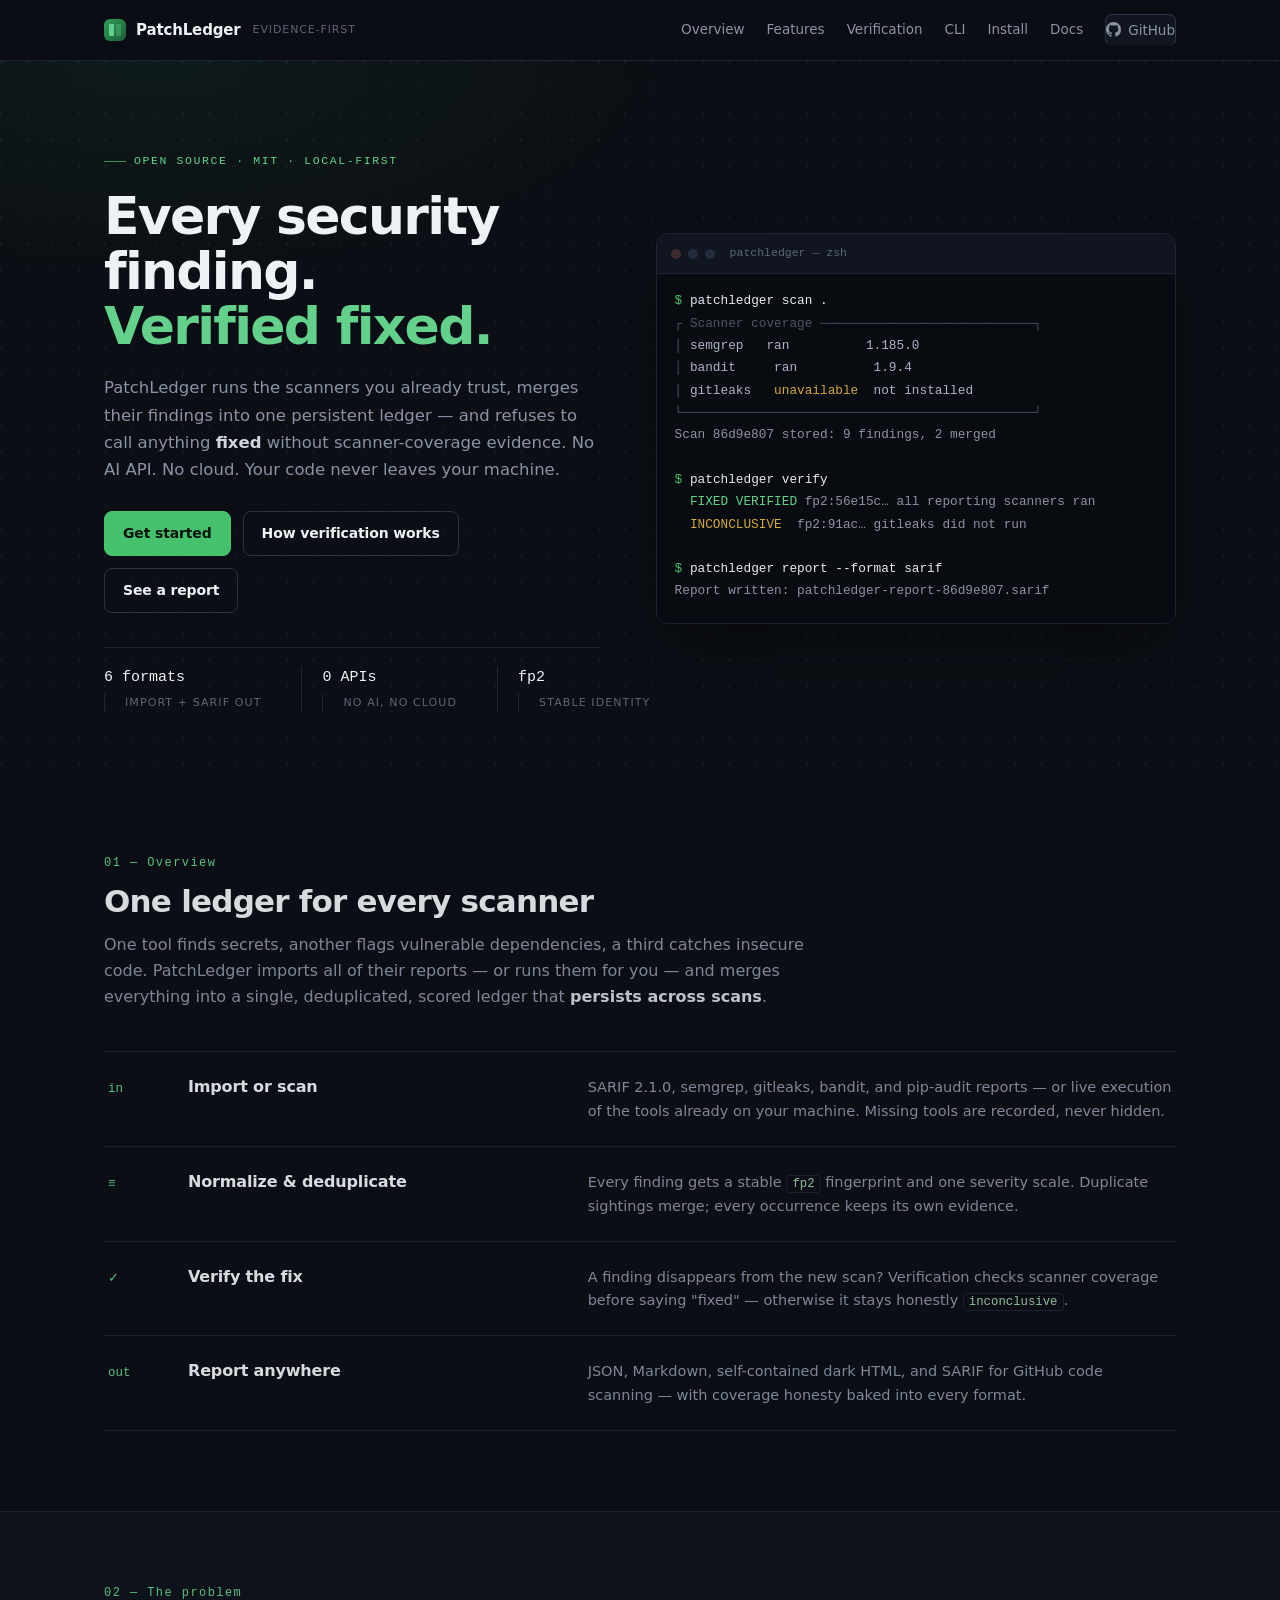
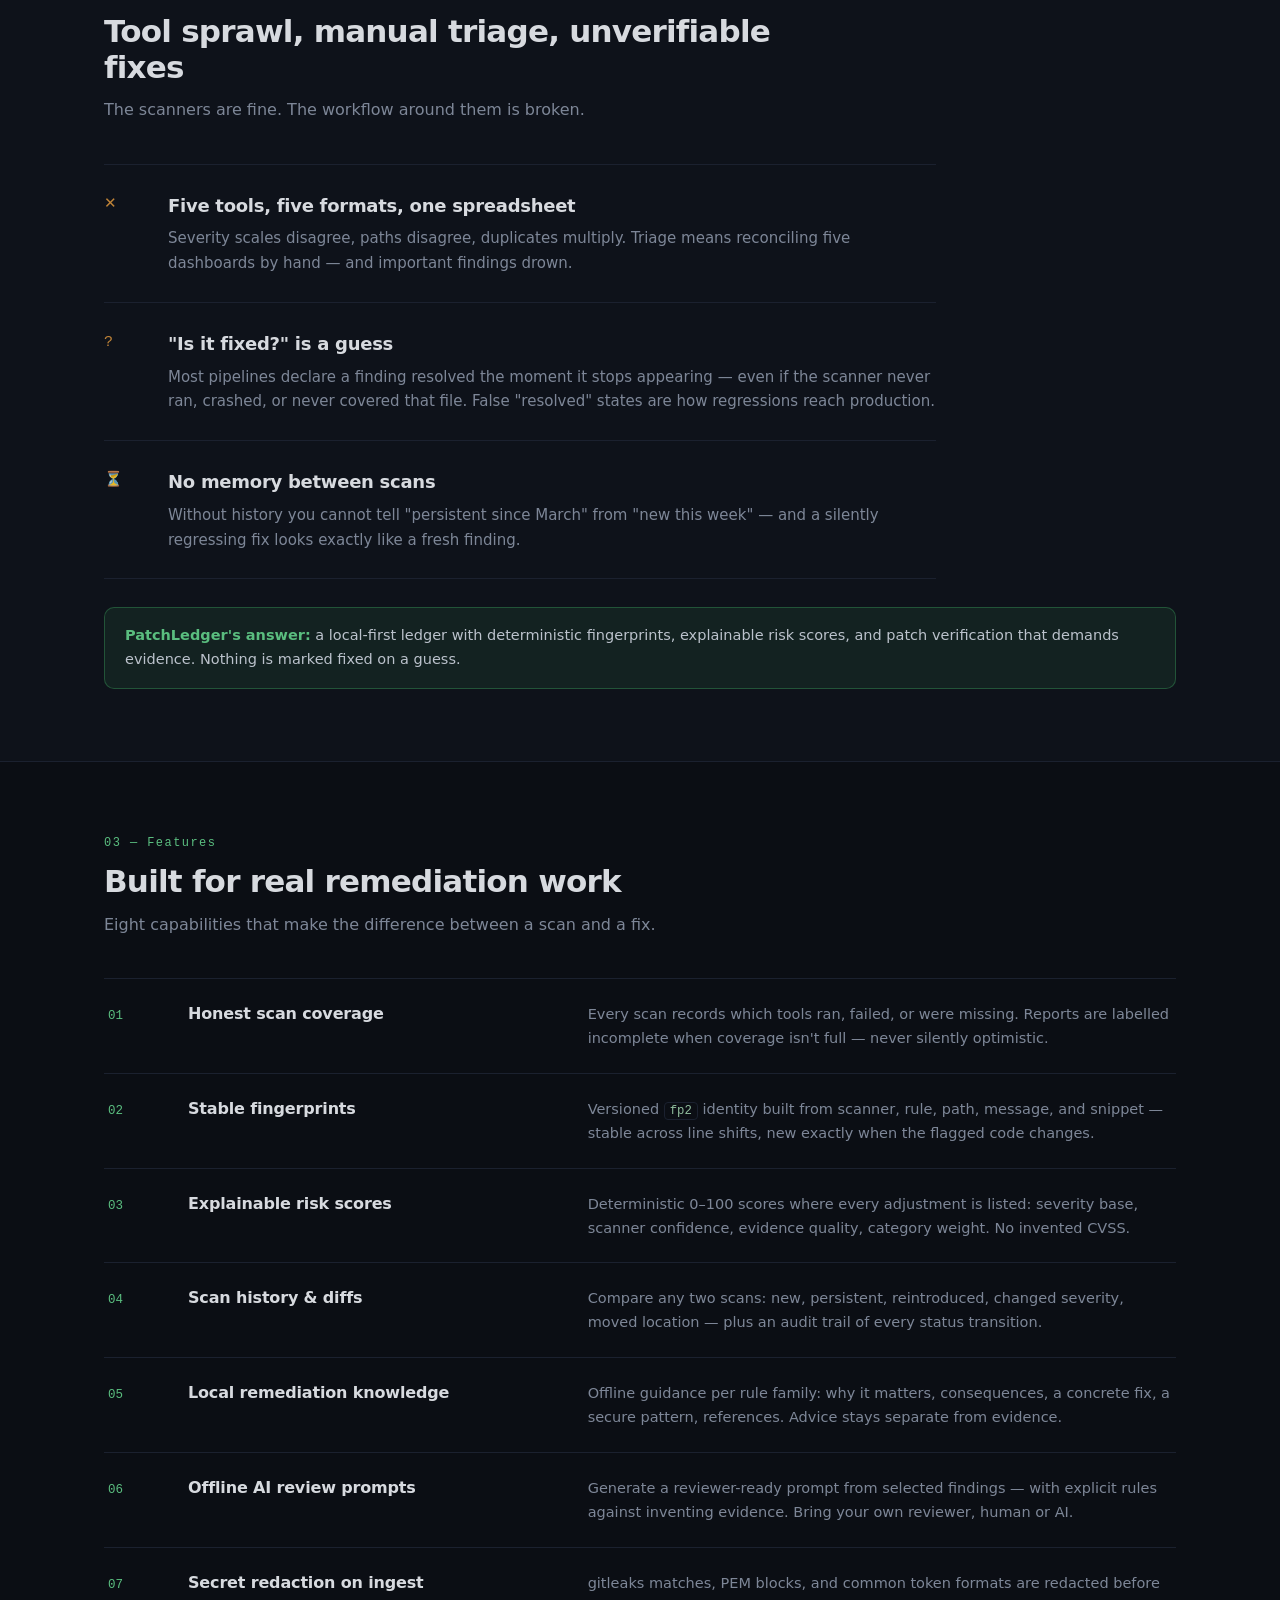
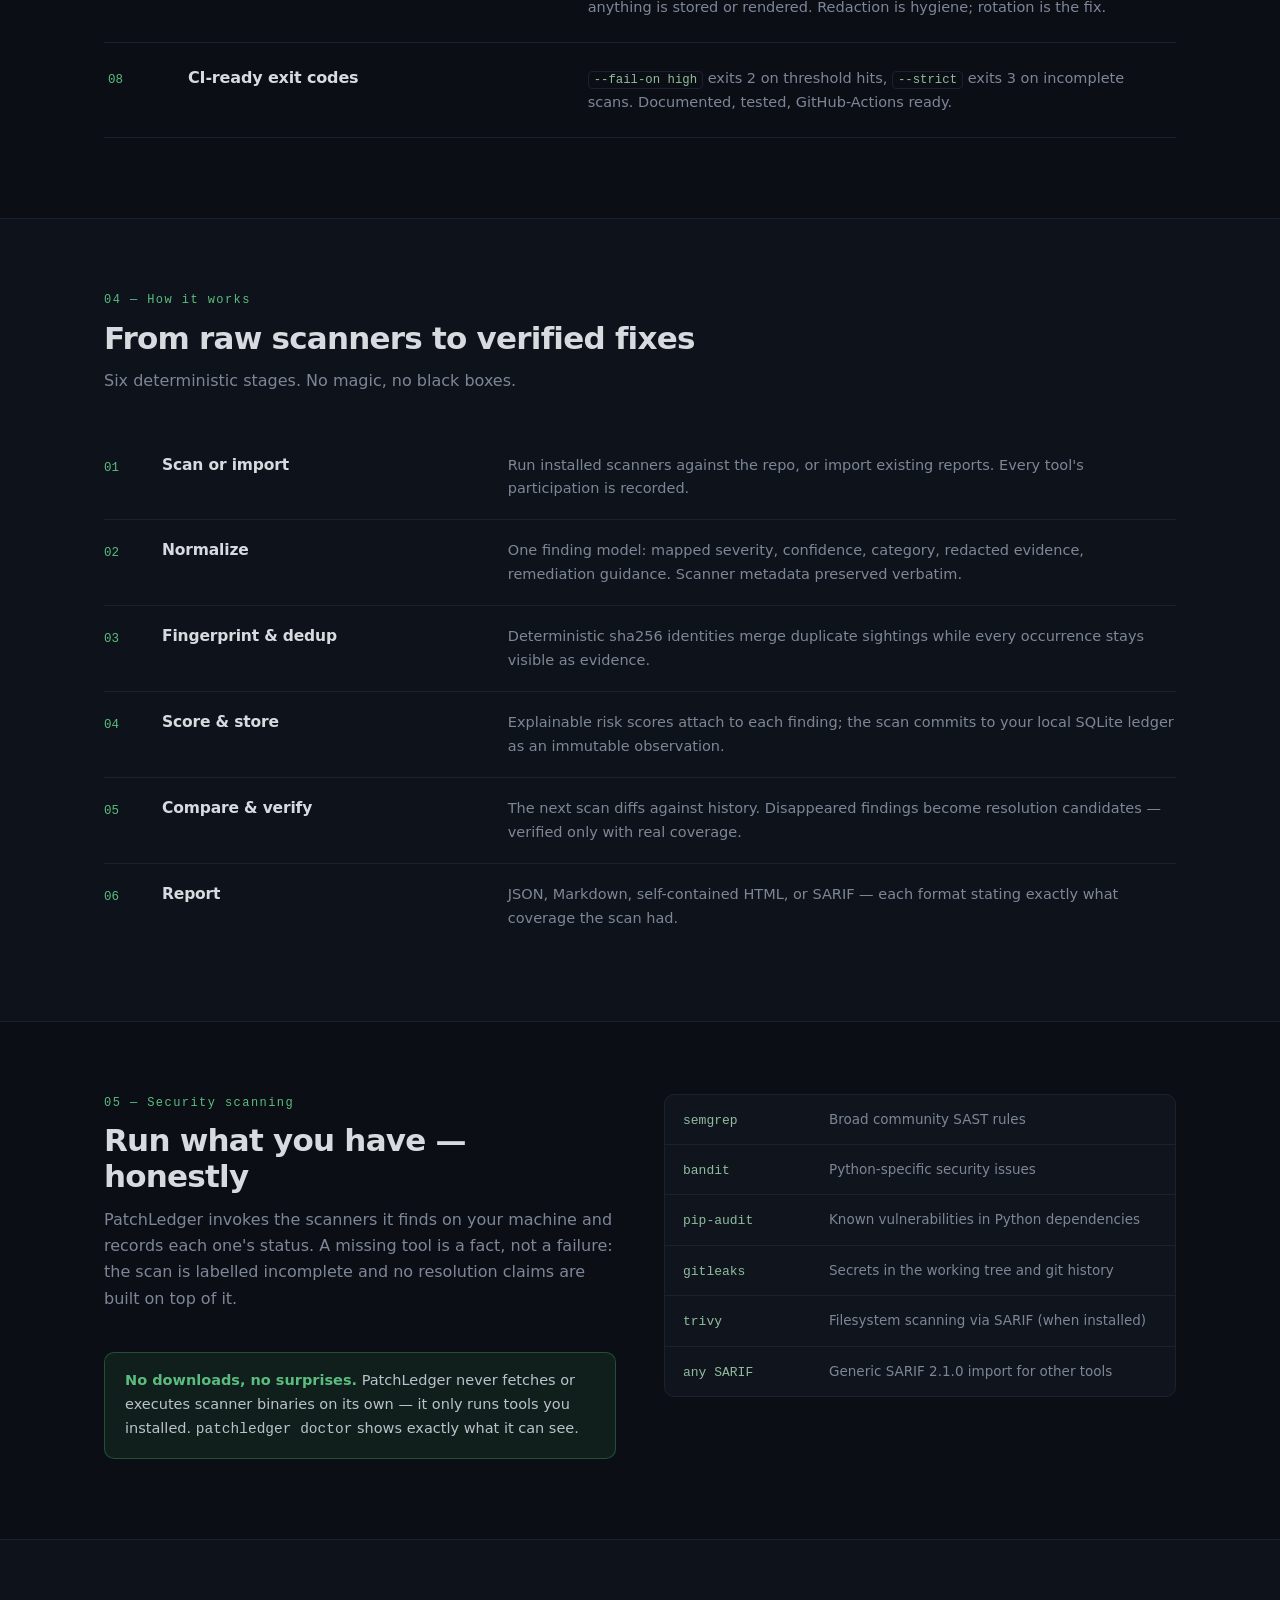
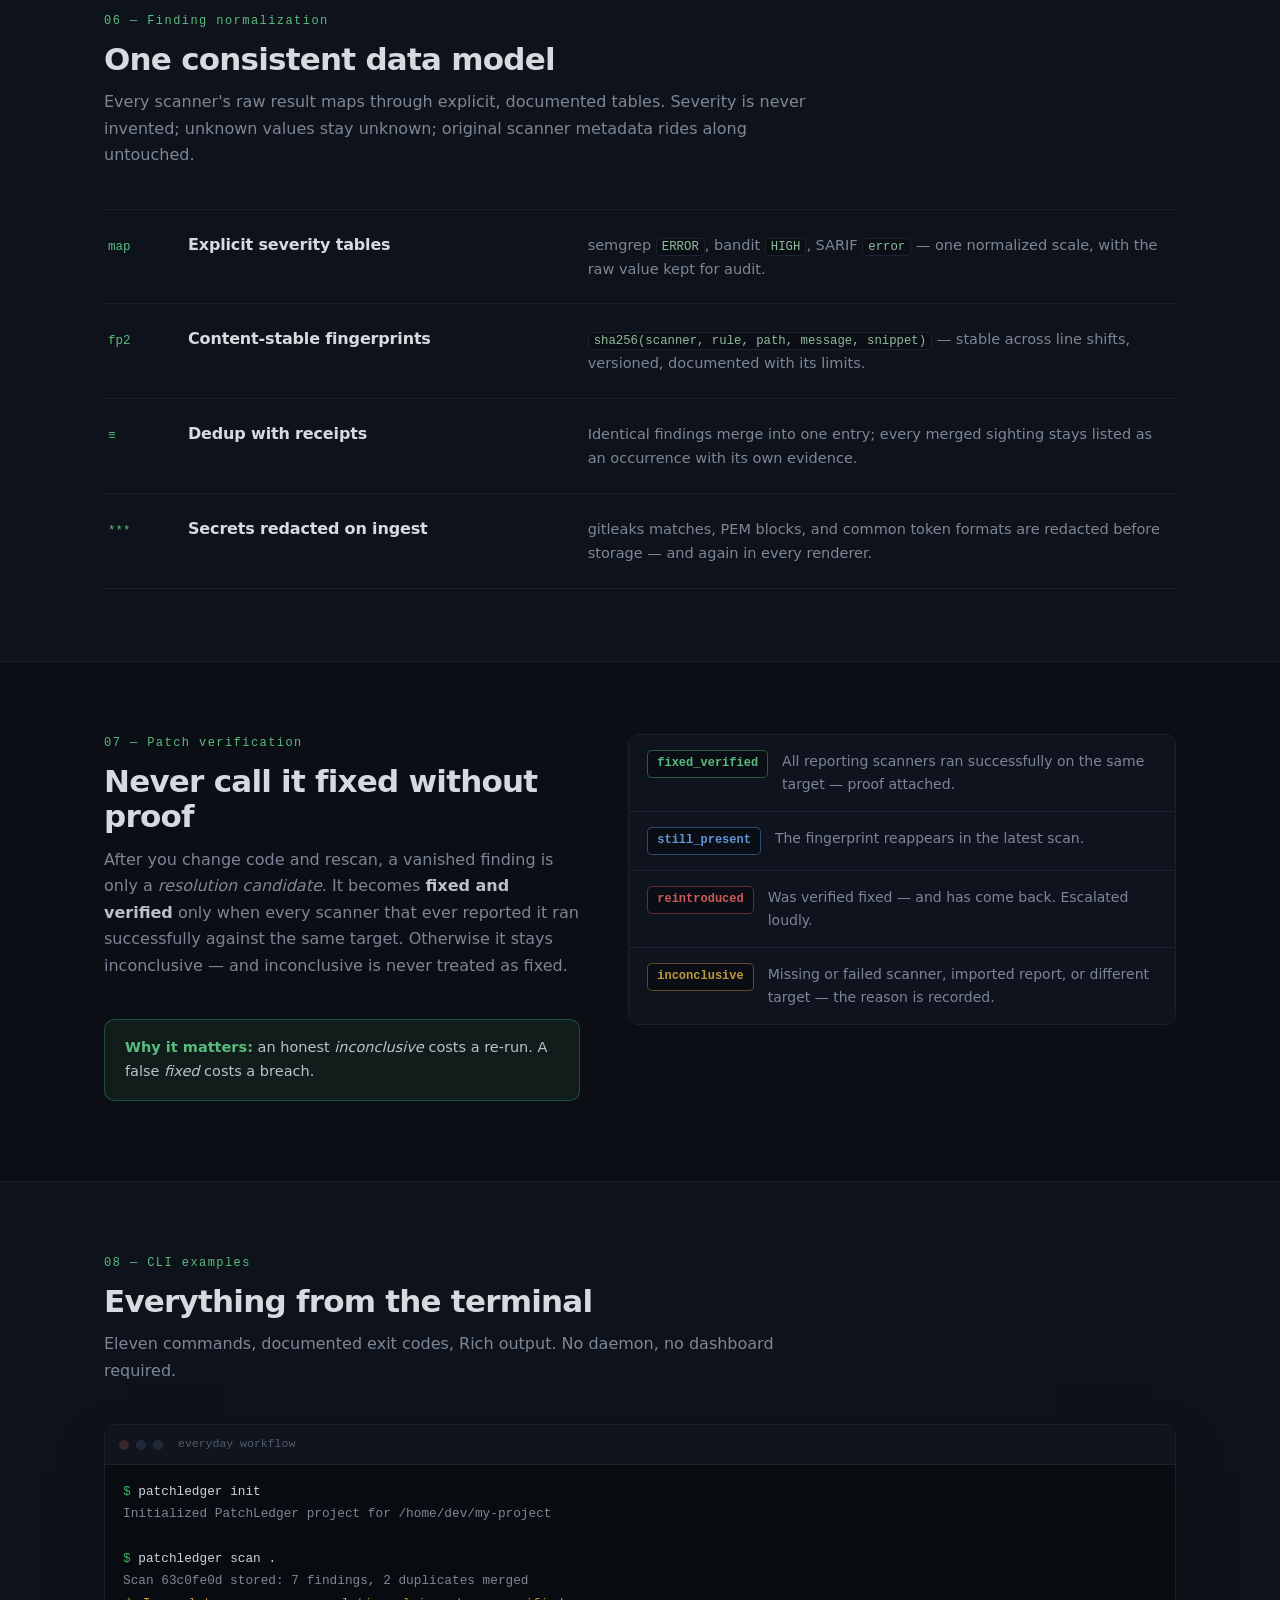
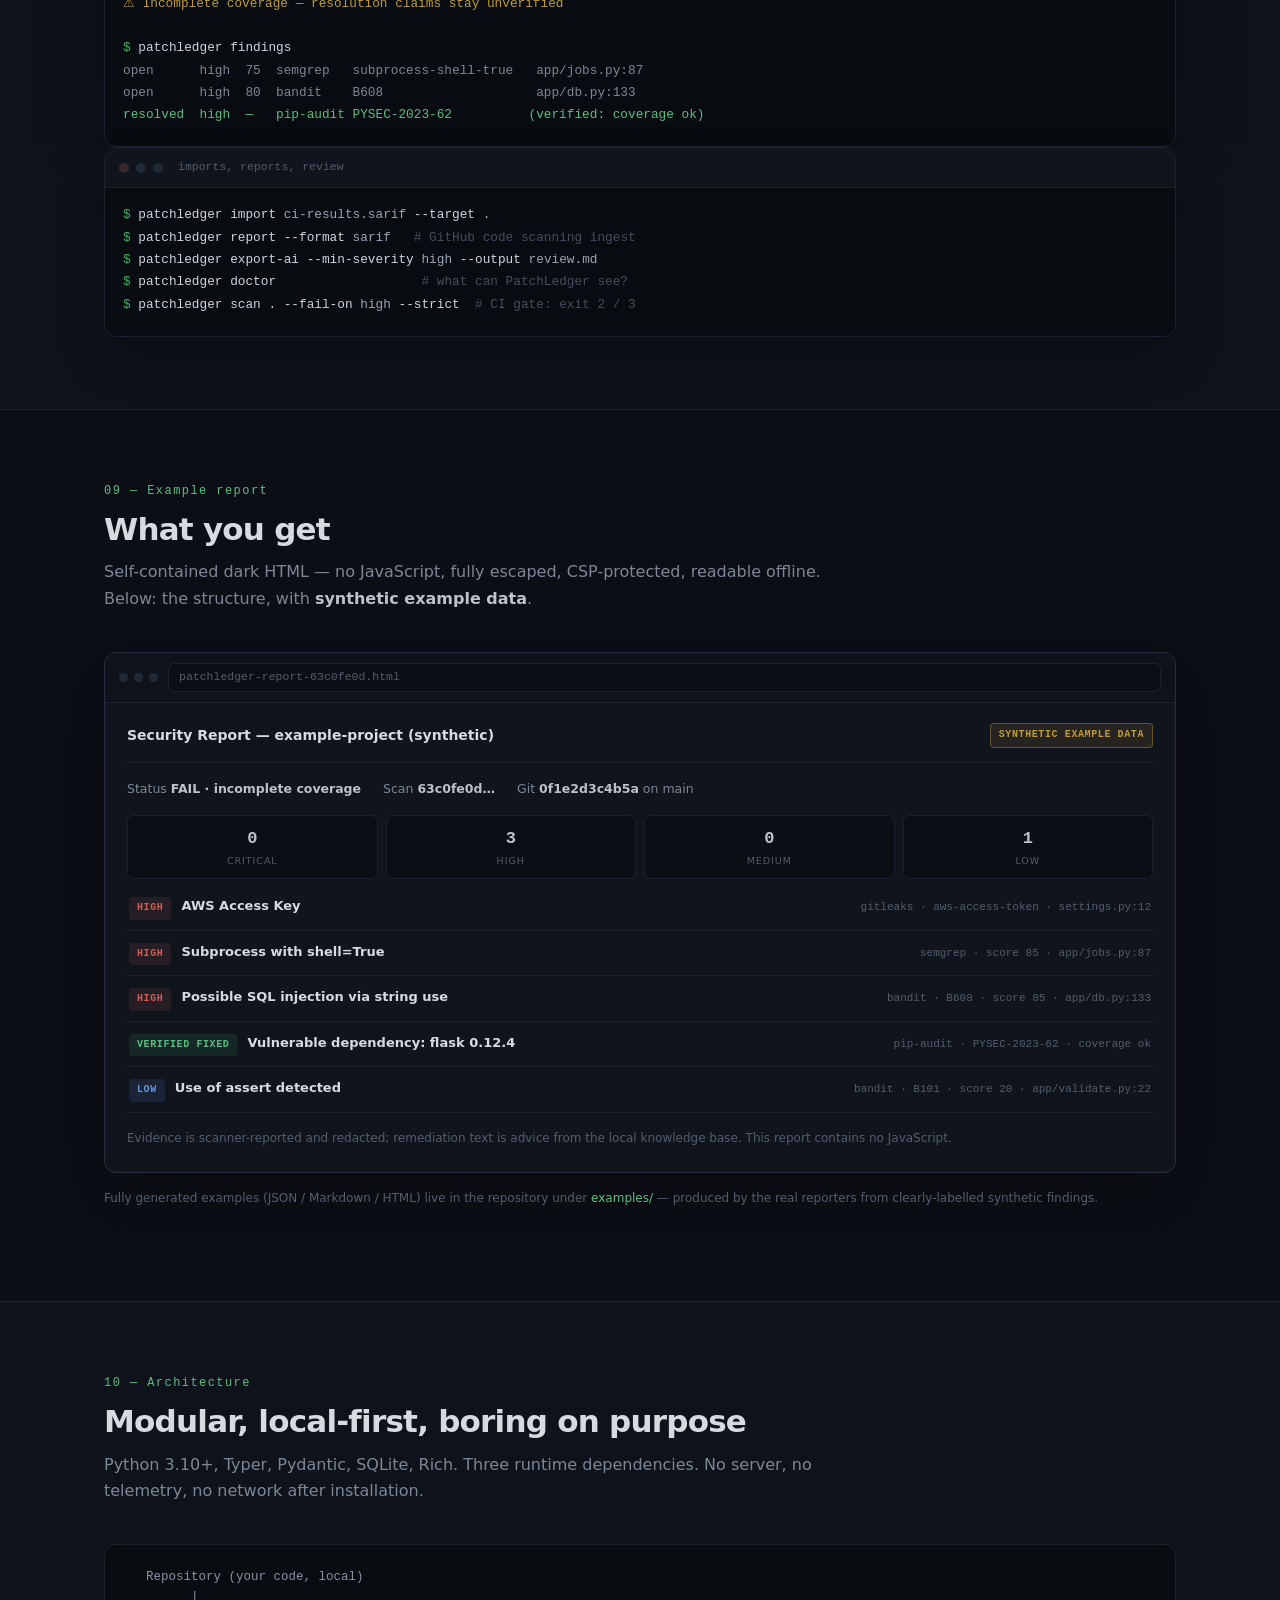
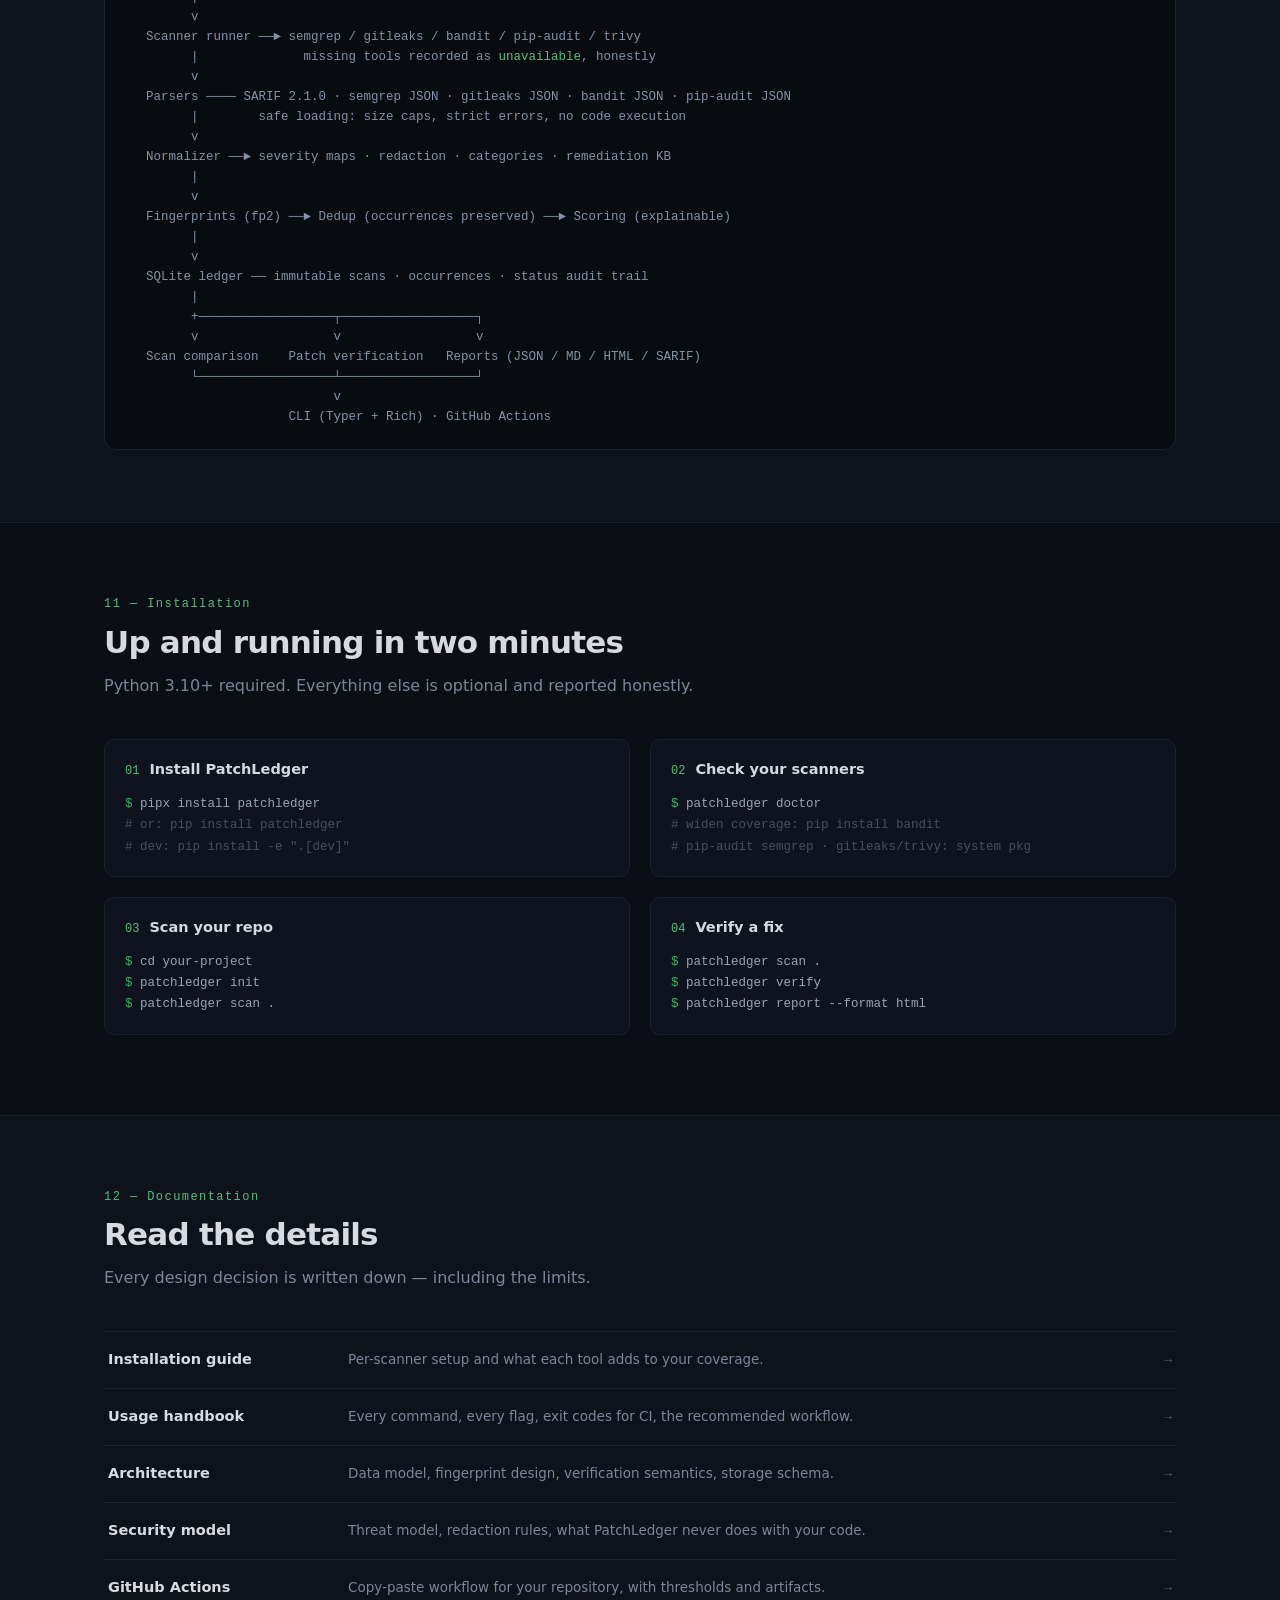
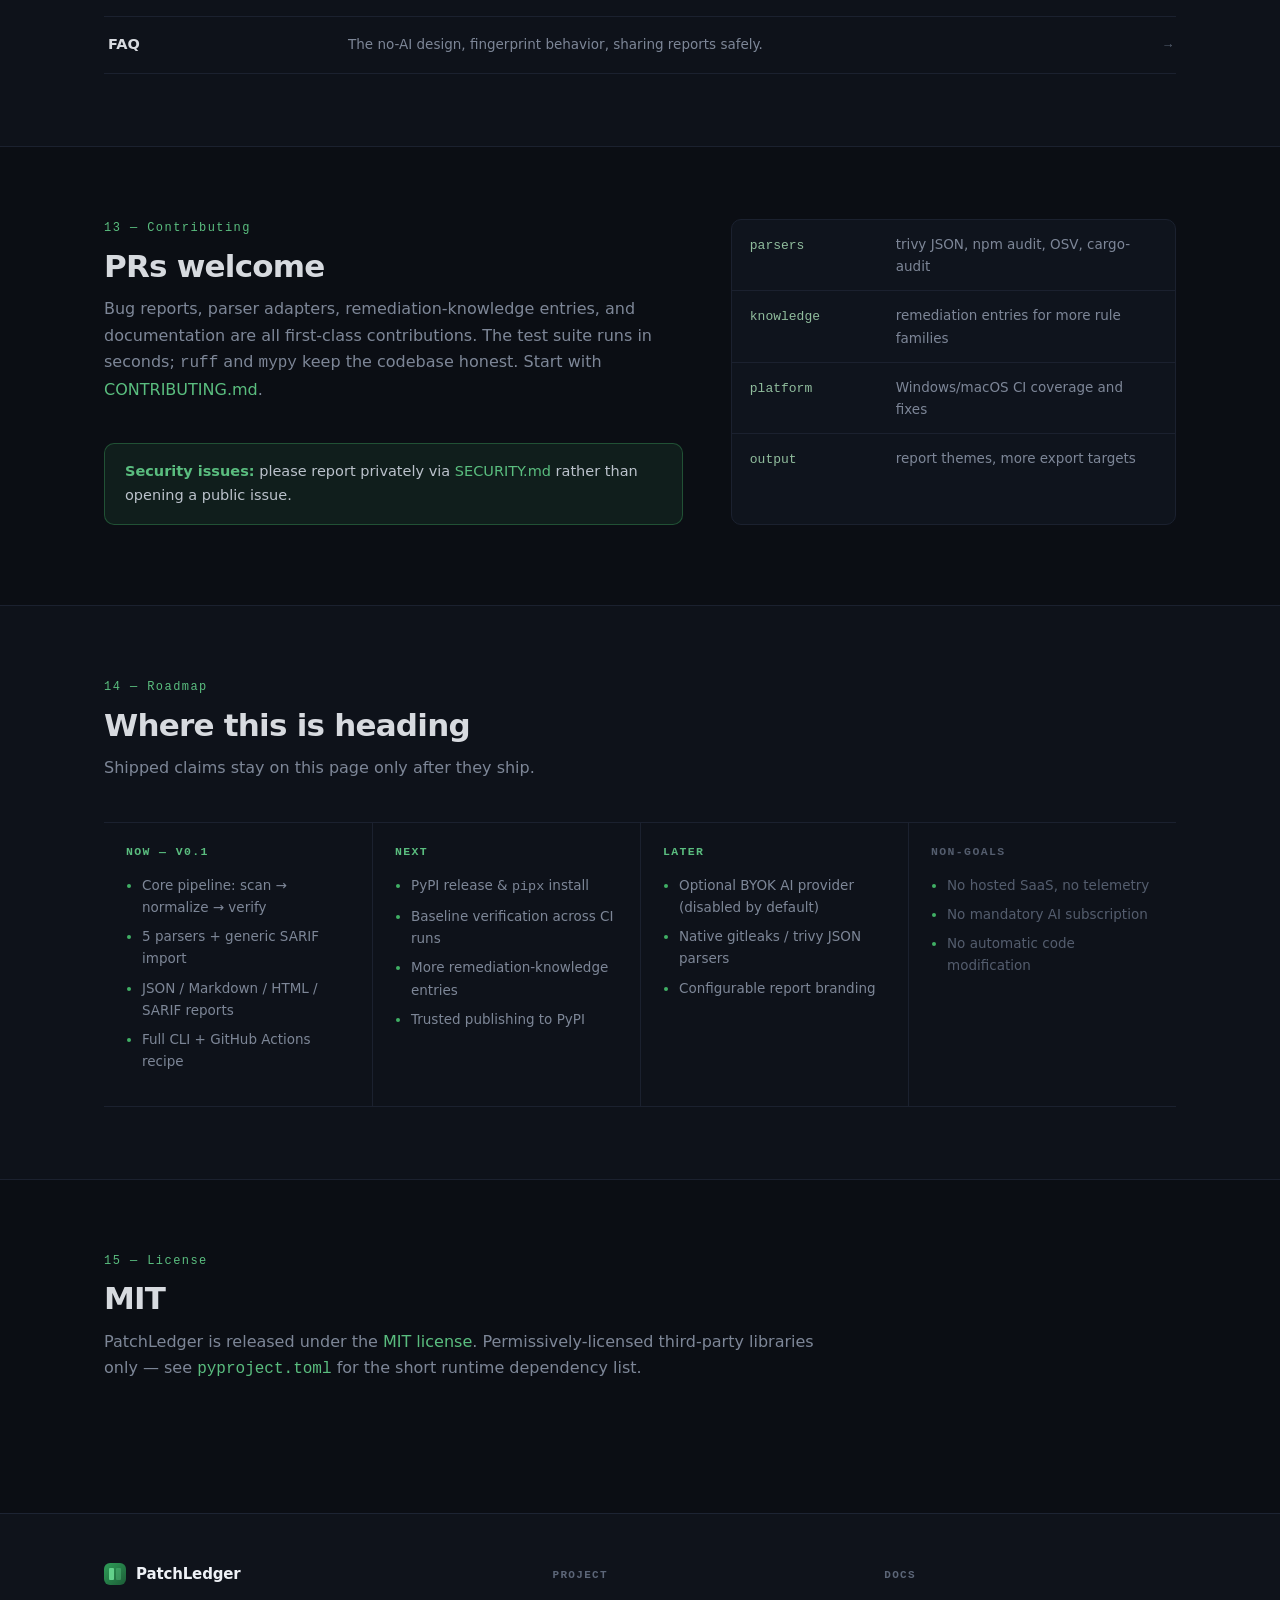
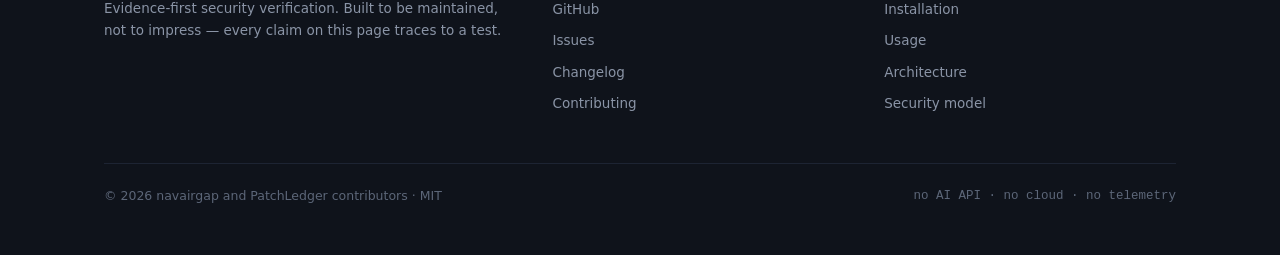
<file: website/index.html>
<!DOCTYPE html>
<html lang="en">
<head>
  <meta charset="utf-8">
  <meta name="viewport" content="width=device-width, initial-scale=1">
  <meta name="description" content="PatchLedger — an evidence-first, open-source security finding and remediation verification platform. Run real scanners, keep one ledger, and verify fixes with scanner-coverage evidence. No AI API, no cloud.">
  <meta http-equiv="Content-Security-Policy" content="default-src 'none'; style-src 'self'; script-src 'self'; img-src 'self' data:;">
  <title>PatchLedger — Find it. Understand it. Fix it. Prove it.</title>
  <link rel="stylesheet" href="styles.css">
  <link rel="icon" href="data:image/svg+xml,%3Csvg xmlns='http://www.w3.org/2000/svg' viewBox='0 0 16 16'%3E%3Crect width='16' height='16' rx='3.5' fill='%230b0e14'/%3E%3Crect x='3' y='3' width='4.2' height='10' rx='1' fill='%2346c26e'/%3E%3Crect x='8.8' y='3' width='4.2' height='10' rx='1' fill='%232a3346'/%3E%3C/svg%3E">
</head>
<body>
  <header class="site-header">
    <div class="container">
      <a class="brand" href="#top">
        <span class="brand-mark" aria-hidden="true"><i></i><i></i></span>
        PatchLedger <small>evidence-first</small>
      </a>
      <button class="nav-toggle" aria-label="Toggle navigation" aria-expanded="false">☰</button>
      <nav class="site-nav" aria-label="Main navigation">
        <a href="#overview">Overview</a>
        <a href="#features">Features</a>
        <a href="#verification">Verification</a>
        <a href="#cli">CLI</a>
        <a href="#installation">Install</a>
        <a href="#docs">Docs</a>
        <a class="nav-gh" href="https://github.com/navairgap/patchledger" rel="noopener">
          <svg viewBox="0 0 16 16" aria-hidden="true"><path d="M8 0C3.58 0 0 3.58 0 8c0 3.54 2.29 6.53 5.47 7.59.4.07.55-.17.55-.38 0-.19-.01-.82-.01-1.49-2.01.37-2.53-.49-2.69-.94-.09-.23-.48-.94-.82-1.13-.28-.15-.68-.52-.01-.53.63-.01 1.08.58 1.23.82.72 1.21 1.87.87 2.33.66.07-.52.28-.87.51-1.07-1.78-.2-3.64-.89-3.64-3.95 0-.87.31-1.59.82-2.15-.08-.2-.36-1.02.08-2.12 0 0 .67-.21 2.2.82.64-.18 1.32-.27 2-.27s1.36.09 2 .27c1.53-1.04 2.2-.82 2.2-.82.44 1.1.16 1.92.08 2.12.51.56.82 1.27.82 2.15 0 3.07-1.87 3.75-3.65 3.95.29.25.54.73.54 1.48 0 1.07-.01 1.93-.01 2.2 0 .21.15.46.55.38A8.01 8.01 0 0 0 16 8c0-4.42-3.58-8-8-8Z"/></svg>
          GitHub
        </a>
      </nav>
    </div>
  </header>

  <main id="top">
    <!-- ============================================================ HERO -->
    <section class="hero">
      <div class="container hero-grid">
        <div>
          <span class="kicker">Open source · MIT · Local-first</span>
          <h1>Every security finding.<br><em>Verified fixed.</em></h1>
          <p class="sub">
            PatchLedger runs the scanners you already trust, merges their findings into
            one persistent ledger — and refuses to call anything <strong>fixed</strong>
            without scanner-coverage evidence. No AI API. No cloud. Your code never
            leaves your machine.
          </p>
          <div class="hero-ctas">
            <a class="btn btn-primary" href="#installation">Get started</a>
            <a class="btn btn-ghost" href="#verification">How verification works</a>
            <a class="btn btn-ghost" href="#report">See a report</a>
          </div>
          <div class="hero-facts">
            <div><div class="v">6 formats</div><div class="k">import + SARIF out</div></div>
            <div><div class="v">0 APIs</div><div class="k">no AI, no cloud</div></div>
            <div><div class="v">fp2</div><div class="k">stable identity</div></div>
          </div>
        </div>
        <div class="terminal" role="img" aria-label="Terminal showing a PatchLedger verify session">
          <div class="terminal-bar" aria-hidden="true">
            <i></i><i></i><i></i><span>patchledger — zsh</span>
          </div>
          <pre><span class="c-prompt">$</span> <span class="c-cmd">patchledger scan .</span>
<span class="c-dim">┌ Scanner coverage ────────────────────────────┐</span>
<span class="c-dim">│</span> semgrep   ran          1.185.0
<span class="c-dim">│</span> bandit     ran          1.9.4
<span class="c-dim">│</span> gitleaks   <span class="c-warn">unavailable</span>  not installed
<span class="c-dim">└──────────────────────────────────────────────┘</span>
<span class="c-out">Scan 86d9e807 stored: 9 findings, 2 merged</span>

<span class="c-prompt">$</span> <span class="c-cmd">patchledger verify</span>
<span class="c-ok">  FIXED VERIFIED</span> <span class="c-out">fp2:56e15c… all reporting scanners ran</span>
<span class="c-warn">  INCONCLUSIVE</span>  <span class="c-out">fp2:91ac… gitleaks did not run</span>

<span class="c-prompt">$</span> <span class="c-cmd">patchledger report --format sarif</span>
<span class="c-out">Report written: patchledger-report-86d9e807.sarif</span></pre>
        </div>
      </div>
    </section>

    <!-- ======================================================== OVERVIEW -->
    <section id="overview" class="section">
      <div class="container">
        <div class="sec-head">
          <span class="sec-num">01 — Overview</span>
          <h2>One ledger for every scanner</h2>
          <p class="lede">
            One tool finds secrets, another flags vulnerable dependencies, a third
            catches insecure code. PatchLedger imports all of their reports — or runs
            them for you — and merges everything into a single, deduplicated, scored
            ledger that <strong>persists across scans</strong>.
          </p>
        </div>
        <div class="ledger-list">
          <div class="ledger-row">
            <span class="no">in</span>
            <h3>Import or scan</h3>
            <p>SARIF 2.1.0, semgrep, gitleaks, bandit, and pip-audit reports — or live execution of the tools already on your machine. Missing tools are recorded, never hidden.</p>
          </div>
          <div class="ledger-row">
            <span class="no">≡</span>
            <h3>Normalize &amp; deduplicate</h3>
            <p>Every finding gets a stable <code>fp2</code> fingerprint and one severity scale. Duplicate sightings merge; every occurrence keeps its own evidence.</p>
          </div>
          <div class="ledger-row">
            <span class="no">✓</span>
            <h3>Verify the fix</h3>
            <p>A finding disappears from the new scan? Verification checks scanner coverage before saying "fixed" — otherwise it stays honestly <code>inconclusive</code>.</p>
          </div>
          <div class="ledger-row">
            <span class="no">out</span>
            <h3>Report anywhere</h3>
            <p>JSON, Markdown, self-contained dark HTML, and SARIF for GitHub code scanning — with coverage honesty baked into every format.</p>
          </div>
        </div>
      </div>
    </section>

    <!-- ========================================================= PROBLEM -->
    <section id="problem" class="section section-alt">
      <div class="container">
        <div class="sec-head">
          <span class="sec-num">02 — The problem</span>
          <h2>Tool sprawl, manual triage, unverifiable fixes</h2>
          <p class="lede">The scanners are fine. The workflow around them is broken.</p>
        </div>
        <div class="problem-stack">
          <div class="problem-item">
            <span class="mark">✕</span>
            <div>
              <h3>Five tools, five formats, one spreadsheet</h3>
              <p>Severity scales disagree, paths disagree, duplicates multiply. Triage means reconciling five dashboards by hand — and important findings drown.</p>
            </div>
          </div>
          <div class="problem-item">
            <span class="mark">?</span>
            <div>
              <h3>"Is it fixed?" is a guess</h3>
              <p>Most pipelines declare a finding resolved the moment it stops appearing — even if the scanner never ran, crashed, or never covered that file. False "resolved" states are how regressions reach production.</p>
            </div>
          </div>
          <div class="problem-item">
            <span class="mark">⏳</span>
            <div>
              <h3>No memory between scans</h3>
              <p>Without history you cannot tell "persistent since March" from "new this week" — and a silently regressing fix looks exactly like a fresh finding.</p>
            </div>
          </div>
        </div>
        <div class="callout">
          <strong>PatchLedger's answer:</strong> a local-first ledger with deterministic
          fingerprints, explainable risk scores, and patch verification that demands
          evidence. Nothing is marked fixed on a guess.
        </div>
      </div>
    </section>

    <!-- ======================================================== FEATURES -->
    <section id="features" class="section">
      <div class="container">
        <div class="sec-head">
          <span class="sec-num">03 — Features</span>
          <h2>Built for real remediation work</h2>
          <p class="lede">Eight capabilities that make the difference between a scan and a fix.</p>
        </div>
        <div class="ledger-list">
          <div class="ledger-row">
            <span class="no">01</span>
            <h3>Honest scan coverage</h3>
            <p>Every scan records which tools ran, failed, or were missing. Reports are labelled incomplete when coverage isn't full — never silently optimistic.</p>
          </div>
          <div class="ledger-row">
            <span class="no">02</span>
            <h3>Stable fingerprints</h3>
            <p>Versioned <code>fp2</code> identity built from scanner, rule, path, message, and snippet — stable across line shifts, new exactly when the flagged code changes.</p>
          </div>
          <div class="ledger-row">
            <span class="no">03</span>
            <h3>Explainable risk scores</h3>
            <p>Deterministic 0–100 scores where every adjustment is listed: severity base, scanner confidence, evidence quality, category weight. No invented CVSS.</p>
          </div>
          <div class="ledger-row">
            <span class="no">04</span>
            <h3>Scan history &amp; diffs</h3>
            <p>Compare any two scans: new, persistent, reintroduced, changed severity, moved location — plus an audit trail of every status transition.</p>
          </div>
          <div class="ledger-row">
            <span class="no">05</span>
            <h3>Local remediation knowledge</h3>
            <p>Offline guidance per rule family: why it matters, consequences, a concrete fix, a secure pattern, references. Advice stays separate from evidence.</p>
          </div>
          <div class="ledger-row">
            <span class="no">06</span>
            <h3>Offline AI review prompts</h3>
            <p>Generate a reviewer-ready prompt from selected findings — with explicit rules against inventing evidence. Bring your own reviewer, human or AI.</p>
          </div>
          <div class="ledger-row">
            <span class="no">07</span>
            <h3>Secret redaction on ingest</h3>
            <p>gitleaks matches, PEM blocks, and common token formats are redacted before anything is stored or rendered. Redaction is hygiene; rotation is the fix.</p>
          </div>
          <div class="ledger-row">
            <span class="no">08</span>
            <h3>CI-ready exit codes</h3>
            <p><code>--fail-on high</code> exits 2 on threshold hits, <code>--strict</code> exits 3 on incomplete scans. Documented, tested, GitHub-Actions ready.</p>
          </div>
        </div>
      </div>
    </section>

    <!-- ===================================================== HOW IT WORKS -->
    <section id="how" class="section section-alt">
      <div class="container">
        <div class="sec-head">
          <span class="sec-num">04 — How it works</span>
          <h2>From raw scanners to verified fixes</h2>
          <p class="lede">Six deterministic stages. No magic, no black boxes.</p>
        </div>
        <ol class="steps">
          <li><strong>Scan or import</strong><span>Run installed scanners against the repo, or import existing reports. Every tool's participation is recorded.</span></li>
          <li><strong>Normalize</strong><span>One finding model: mapped severity, confidence, category, redacted evidence, remediation guidance. Scanner metadata preserved verbatim.</span></li>
          <li><strong>Fingerprint &amp; dedup</strong><span>Deterministic sha256 identities merge duplicate sightings while every occurrence stays visible as evidence.</span></li>
          <li><strong>Score &amp; store</strong><span>Explainable risk scores attach to each finding; the scan commits to your local SQLite ledger as an immutable observation.</span></li>
          <li><strong>Compare &amp; verify</strong><span>The next scan diffs against history. Disappeared findings become resolution candidates — verified only with real coverage.</span></li>
          <li><strong>Report</strong><span>JSON, Markdown, self-contained HTML, or SARIF — each format stating exactly what coverage the scan had.</span></li>
        </ol>
      </div>
    </section>

    <!-- ======================================================== SCANNING -->
    <section id="scanning" class="section">
      <div class="container">
        <div class="scan-split">
          <div>
            <div class="sec-head">
              <span class="sec-num">05 — Security scanning</span>
              <h2>Run what you have — honestly</h2>
              <p class="lede">
                PatchLedger invokes the scanners it finds on your machine and records
                each one's status. A missing tool is a fact, not a failure: the scan is
                labelled incomplete and no resolution claims are built on top of it.
              </p>
            </div>
            <div class="callout">
              <strong>No downloads, no surprises.</strong> PatchLedger never fetches or
              executes scanner binaries on its own — it only runs tools you installed.
              <code style="background:rgba(70,194,110,.08)">patchledger doctor</code> shows exactly what it can see.
            </div>
          </div>
          <div class="tool-list" aria-label="Supported scanners">
            <div class="tool-row"><span class="name">semgrep</span><span class="desc">Broad community SAST rules</span></div>
            <div class="tool-row"><span class="name">bandit</span><span class="desc">Python-specific security issues</span></div>
            <div class="tool-row"><span class="name">pip-audit</span><span class="desc">Known vulnerabilities in Python dependencies</span></div>
            <div class="tool-row"><span class="name">gitleaks</span><span class="desc">Secrets in the working tree and git history</span></div>
            <div class="tool-row"><span class="name">trivy</span><span class="desc">Filesystem scanning via SARIF (when installed)</span></div>
            <div class="tool-row"><span class="name">any SARIF</span><span class="desc">Generic SARIF 2.1.0 import for other tools</span></div>
          </div>
        </div>
      </div>
    </section>

    <!-- ==================================================== NORMALIZATION -->
    <section id="normalization" class="section section-alt">
      <div class="container">
        <div class="sec-head">
          <span class="sec-num">06 — Finding normalization</span>
          <h2>One consistent data model</h2>
          <p class="lede">
            Every scanner's raw result maps through explicit, documented tables.
            Severity is never invented; unknown values stay unknown; original scanner
            metadata rides along untouched.
          </p>
        </div>
        <div class="ledger-list">
          <div class="ledger-row">
            <span class="no">map</span>
            <h3>Explicit severity tables</h3>
            <p>semgrep <code>ERROR</code>, bandit <code>HIGH</code>, SARIF <code>error</code> — one normalized scale, with the raw value kept for audit.</p>
          </div>
          <div class="ledger-row">
            <span class="no">fp2</span>
            <h3>Content-stable fingerprints</h3>
            <p><code>sha256(scanner, rule, path, message, snippet)</code> — stable across line shifts, versioned, documented with its limits.</p>
          </div>
          <div class="ledger-row">
            <span class="no">≡</span>
            <h3>Dedup with receipts</h3>
            <p>Identical findings merge into one entry; every merged sighting stays listed as an occurrence with its own evidence.</p>
          </div>
          <div class="ledger-row">
            <span class="no">***</span>
            <h3>Secrets redacted on ingest</h3>
            <p>gitleaks matches, PEM blocks, and common token formats are redacted before storage — and again in every renderer.</p>
          </div>
        </div>
      </div>
    </section>

    <!-- ===================================================== VERIFICATION -->
    <section id="verification" class="section">
      <div class="container">
        <div class="verify-split">
          <div>
            <div class="sec-head">
              <span class="sec-num">07 — Patch verification</span>
              <h2>Never call it fixed without proof</h2>
              <p class="lede">
                After you change code and rescan, a vanished finding is only a
                <em>resolution candidate</em>. It becomes <strong>fixed and verified</strong>
                only when every scanner that ever reported it ran successfully against
                the same target. Otherwise it stays inconclusive — and inconclusive
                is never treated as fixed.
              </p>
            </div>
            <div class="callout">
              <strong>Why it matters:</strong> an honest <em>inconclusive</em> costs a re-run.
              A false <em>fixed</em> costs a breach.
            </div>
          </div>
          <div class="state-list" aria-label="Verification states">
            <div class="state-row">
              <span class="state-badge ok">fixed_verified</span>
              <span class="why">All reporting scanners ran successfully on the same target — proof attached.</span>
            </div>
            <div class="state-row">
              <span class="state-badge info">still_present</span>
              <span class="why">The fingerprint reappears in the latest scan.</span>
            </div>
            <div class="state-row">
              <span class="state-badge bad">reintroduced</span>
              <span class="why">Was verified fixed — and has come back. Escalated loudly.</span>
            </div>
            <div class="state-row">
              <span class="state-badge warn">inconclusive</span>
              <span class="why">Missing or failed scanner, imported report, or different target — the reason is recorded.</span>
            </div>
          </div>
        </div>
      </div>
    </section>

    <!-- =============================================================== CLI -->
    <section id="cli" class="section section-alt">
      <div class="container">
        <div class="sec-head">
          <span class="sec-num">08 — CLI examples</span>
          <h2>Everything from the terminal</h2>
          <p class="lede">Eleven commands, documented exit codes, Rich output. No daemon, no dashboard required.</p>
        </div>
        <div class="terminal">
          <div class="terminal-bar" aria-hidden="true"><i></i><i></i><i></i><span>everyday workflow</span></div>
          <pre><span class="c-prompt">$</span> <span class="c-cmd">patchledger init</span>
<span class="c-out">Initialized PatchLedger project for /home/dev/my-project</span>

<span class="c-prompt">$</span> <span class="c-cmd">patchledger scan .</span>
<span class="c-out">Scan 63c0fe0d stored: 7 findings, 2 duplicates merged</span>
<span class="c-warn">⚠ Incomplete coverage — resolution claims stay unverified</span>

<span class="c-prompt">$</span> <span class="c-cmd">patchledger findings</span>
<span class="c-out">open      high  75  semgrep   subprocess-shell-true   app/jobs.py:87</span>
<span class="c-out">open      high  80  bandit    B608                    app/db.py:133</span>
<span class="c-ok">resolved  high  —   pip-audit PYSEC-2023-62          (verified: coverage ok)</span></pre>
        </div>
        <div class="terminal">
          <div class="terminal-bar" aria-hidden="true"><i></i><i></i><i></i><span>imports, reports, review</span></div>
          <pre><span class="c-prompt">$</span> <span class="c-cmd">patchledger import</span> ci-results.sarif <span class="c-cmd">--target</span> .
<span class="c-prompt">$</span> <span class="c-cmd">patchledger report</span> <span class="c-cmd">--format</span> sarif   <span class="c-dim"># GitHub code scanning ingest</span>
<span class="c-prompt">$</span> <span class="c-cmd">patchledger export-ai</span> <span class="c-cmd">--min-severity</span> high <span class="c-cmd">--output</span> review.md
<span class="c-prompt">$</span> <span class="c-cmd">patchledger doctor</span>                   <span class="c-dim"># what can PatchLedger see?</span>
<span class="c-prompt">$</span> <span class="c-cmd">patchledger scan .</span> <span class="c-cmd">--fail-on</span> high <span class="c-cmd">--strict</span>  <span class="c-dim"># CI gate: exit 2 / 3</span></pre>
        </div>
      </div>
    </section>

    <!-- =========================================================== REPORT -->
    <section id="report" class="section">
      <div class="container">
        <div class="sec-head">
          <span class="sec-num">09 — Example report</span>
          <h2>What you get</h2>
          <p class="lede">
            Self-contained dark HTML — no JavaScript, fully escaped, CSP-protected,
            readable offline. Below: the structure, with
            <strong>synthetic example data</strong>.
          </p>
        </div>
        <div class="browser">
          <div class="browser-bar" aria-hidden="true">
            <span class="dots"><i></i><i></i><i></i></span>
            <span class="url">patchledger-report-63c0fe0d.html</span>
          </div>
          <div class="browser-body">
            <div class="report-title-row">
              <span class="t">Security Report — example-project (synthetic)</span>
              <span class="tag synth">synthetic example data</span>
            </div>
            <div class="report-meta">
              <span>Status <b>FAIL · incomplete coverage</b></span>
              <span>Scan <b>63c0fe0d…</b></span>
              <span>Git <b>0f1e2d3c4b5a</b> on main</span>
            </div>
            <div class="sev-strip" aria-label="Severity counts">
              <div class="sev-chip"><div class="n sev-critical">0</div><div class="l">critical</div></div>
              <div class="sev-chip"><div class="n sev-high">3</div><div class="l">high</div></div>
              <div class="sev-chip"><div class="n sev-medium">0</div><div class="l">medium</div></div>
              <div class="sev-chip"><div class="n sev-low">1</div><div class="l">low</div></div>
            </div>
            <div class="finding-row">
              <span class="tag high">high</span><span class="t">AWS Access Key</span>
              <span class="m">gitleaks · aws-access-token · settings.py:12</span>
            </div>
            <div class="finding-row">
              <span class="tag high">high</span><span class="t">Subprocess with shell=True</span>
              <span class="m">semgrep · score 85 · app/jobs.py:87</span>
            </div>
            <div class="finding-row">
              <span class="tag high">high</span><span class="t">Possible SQL injection via string use</span>
              <span class="m">bandit · B608 · score 85 · app/db.py:133</span>
            </div>
            <div class="finding-row">
              <span class="tag resolved">verified fixed</span><span class="t">Vulnerable dependency: flask 0.12.4</span>
              <span class="m">pip-audit · PYSEC-2023-62 · coverage ok</span>
            </div>
            <div class="finding-row">
              <span class="tag low">low</span><span class="t">Use of assert detected</span>
              <span class="m">bandit · B101 · score 20 · app/validate.py:22</span>
            </div>
            <div class="report-footnote">
              Evidence is scanner-reported and redacted; remediation text is advice from
              the local knowledge base. This report contains no JavaScript.
            </div>
          </div>
        </div>
        <p class="report-footnote" style="margin-top:16px">
          Fully generated examples (JSON / Markdown / HTML) live in the repository under
          <a href="https://github.com/navairgap/patchledger/tree/main/examples" rel="noopener">examples/</a>
          — produced by the real reporters from clearly-labelled synthetic findings.
        </p>
      </div>
    </section>

    <!-- ====================================================== ARCHITECTURE -->
    <section id="architecture" class="section section-alt">
      <div class="container">
        <div class="sec-head">
          <span class="sec-num">10 — Architecture</span>
          <h2>Modular, local-first, boring on purpose</h2>
          <p class="lede">
            Python 3.10+, Typer, Pydantic, SQLite, Rich. Three runtime dependencies.
            No server, no telemetry, no network after installation.
          </p>
        </div>
        <div class="arch" role="img" aria-label="Architecture diagram">
<pre>  Repository (your code, local)
        |
        v
  Scanner runner ──► semgrep / gitleaks / bandit / pip-audit / trivy
        |              missing tools recorded as <span class="g">unavailable</span>, honestly
        v
  Parsers ──── SARIF 2.1.0 · semgrep JSON · gitleaks JSON · bandit JSON · pip-audit JSON
        |        safe loading: size caps, strict errors, no code execution
        v
  Normalizer ──► severity maps · redaction · categories · remediation KB
        |
        v
  Fingerprints (fp2) ──► Dedup (occurrences preserved) ──► Scoring (explainable)
        |
        v
  SQLite ledger ── immutable scans · occurrences · status audit trail
        |
        +──────────────────┬──────────────────┐
        v                  v                  v
  Scan comparison    Patch verification   Reports (JSON / MD / HTML / SARIF)
        └──────────────────┴──────────────────┘
                           v
                     CLI (Typer + Rich) · GitHub Actions</pre>
        </div>
      </div>
    </section>

    <!-- ====================================================== INSTALLATION -->
    <section id="installation" class="section">
      <div class="container">
        <div class="sec-head">
          <span class="sec-num">11 — Installation</span>
          <h2>Up and running in two minutes</h2>
          <p class="lede">Python 3.10+ required. Everything else is optional and reported honestly.</p>
        </div>
        <div class="install-grid">
          <div class="install-step">
            <div class="step-k"><span class="n">01</span><h3>Install PatchLedger</h3></div>
            <pre><span class="c-prompt">$</span> pipx install patchledger
<span class="c-dim"># or: pip install patchledger
# dev: pip install -e ".[dev]"</span></pre>
          </div>
          <div class="install-step">
            <div class="step-k"><span class="n">02</span><h3>Check your scanners</h3></div>
            <pre><span class="c-prompt">$</span> patchledger doctor
<span class="c-dim"># widen coverage: pip install bandit
# pip-audit semgrep · gitleaks/trivy: system pkg</span></pre>
          </div>
          <div class="install-step">
            <div class="step-k"><span class="n">03</span><h3>Scan your repo</h3></div>
            <pre><span class="c-prompt">$</span> cd your-project
<span class="c-prompt">$</span> patchledger init
<span class="c-prompt">$</span> patchledger scan .</pre>
          </div>
          <div class="install-step">
            <div class="step-k"><span class="n">04</span><h3>Verify a fix</h3></div>
            <pre><span class="c-prompt">$</span> patchledger scan .
<span class="c-prompt">$</span> patchledger verify
<span class="c-prompt">$</span> patchledger report --format html</pre>
          </div>
        </div>
      </div>
    </section>

    <!-- ============================================================== DOCS -->
    <section id="docs" class="section section-alt">
      <div class="container">
        <div class="sec-head">
          <span class="sec-num">12 — Documentation</span>
          <h2>Read the details</h2>
          <p class="lede">Every design decision is written down — including the limits.</p>
        </div>
        <div class="doc-rows">
          <div class="doc-row">
            <h3><a href="https://github.com/navairgap/patchledger/blob/main/docs/installation.md" rel="noopener">Installation guide</a></h3>
            <p>Per-scanner setup and what each tool adds to your coverage.</p>
            <span class="arrow">→</span>
          </div>
          <div class="doc-row">
            <h3><a href="https://github.com/navairgap/patchledger/blob/main/docs/usage.md" rel="noopener">Usage handbook</a></h3>
            <p>Every command, every flag, exit codes for CI, the recommended workflow.</p>
            <span class="arrow">→</span>
          </div>
          <div class="doc-row">
            <h3><a href="https://github.com/navairgap/patchledger/blob/main/docs/architecture.md" rel="noopener">Architecture</a></h3>
            <p>Data model, fingerprint design, verification semantics, storage schema.</p>
            <span class="arrow">→</span>
          </div>
          <div class="doc-row">
            <h3><a href="https://github.com/navairgap/patchledger/blob/main/docs/security-model.md" rel="noopener">Security model</a></h3>
            <p>Threat model, redaction rules, what PatchLedger never does with your code.</p>
            <span class="arrow">→</span>
          </div>
          <div class="doc-row">
            <h3><a href="https://github.com/navairgap/patchledger/blob/main/docs/example-workflow.md" rel="noopener">GitHub Actions</a></h3>
            <p>Copy-paste workflow for your repository, with thresholds and artifacts.</p>
            <span class="arrow">→</span>
          </div>
          <div class="doc-row">
            <h3><a href="https://github.com/navairgap/patchledger/blob/main/docs/faq.md" rel="noopener">FAQ</a></h3>
            <p>The no-AI design, fingerprint behavior, sharing reports safely.</p>
            <span class="arrow">→</span>
          </div>
        </div>
      </div>
    </section>

    <!-- ====================================================== CONTRIBUTING -->
    <section id="contributing" class="section">
      <div class="container">
        <div class="contrib-split">
          <div>
            <div class="sec-head">
              <span class="sec-num">13 — Contributing</span>
              <h2>PRs welcome</h2>
              <p class="lede">
                Bug reports, parser adapters, remediation-knowledge entries, and
                documentation are all first-class contributions. The test suite runs in
                seconds; <code style="background:rgba(70,194,110,.08)">ruff</code> and
                <code style="background:rgba(70,194,110,.08)">mypy</code> keep the codebase
                honest. Start with
                <a href="https://github.com/navairgap/patchledger/blob/main/CONTRIBUTING.md" rel="noopener">CONTRIBUTING.md</a>.
              </p>
            </div>
            <div class="callout">
              <strong>Security issues:</strong> please report privately via
              <a href="https://github.com/navairgap/patchledger/blob/main/SECURITY.md" rel="noopener">SECURITY.md</a>
              rather than opening a public issue.
            </div>
          </div>
          <div class="tool-list" aria-label="Good first contributions">
            <div class="tool-row"><span class="name">parsers</span><span class="desc">trivy JSON, npm audit, OSV, cargo-audit</span></div>
            <div class="tool-row"><span class="name">knowledge</span><span class="desc">remediation entries for more rule families</span></div>
            <div class="tool-row"><span class="name">platform</span><span class="desc">Windows/macOS CI coverage and fixes</span></div>
            <div class="tool-row"><span class="name">output</span><span class="desc">report themes, more export targets</span></div>
          </div>
        </div>
      </div>
    </section>

    <!-- ========================================================== ROADMAP -->
    <section id="roadmap" class="section section-alt">
      <div class="container">
        <div class="sec-head">
          <span class="sec-num">14 — Roadmap</span>
          <h2>Where this is heading</h2>
          <p class="lede">Shipped claims stay on this page only after they ship.</p>
        </div>
        <div class="roadmap-grid">
          <div class="roadmap-col">
            <h3>Now — v0.1</h3>
            <ul>
              <li>Core pipeline: scan → normalize → verify</li>
              <li>5 parsers + generic SARIF import</li>
              <li>JSON / Markdown / HTML / SARIF reports</li>
              <li>Full CLI + GitHub Actions recipe</li>
            </ul>
          </div>
          <div class="roadmap-col">
            <h3>Next</h3>
            <ul>
              <li>PyPI release &amp; <code>pipx</code> install</li>
              <li>Baseline verification across CI runs</li>
              <li>More remediation-knowledge entries</li>
              <li>Trusted publishing to PyPI</li>
            </ul>
          </div>
          <div class="roadmap-col">
            <h3>Later</h3>
            <ul>
              <li>Optional BYOK AI provider (disabled by default)</li>
              <li>Native gitleaks / trivy JSON parsers</li>
              <li>Configurable report branding</li>
            </ul>
          </div>
          <div class="roadmap-col non-goals">
            <h3>Non-goals</h3>
            <ul>
              <li>No hosted SaaS, no telemetry</li>
              <li>No mandatory AI subscription</li>
              <li>No automatic code modification</li>
            </ul>
          </div>
        </div>
      </div>
    </section>

    <!-- ========================================================== LICENSE -->
    <section id="license" class="section">
      <div class="container">
        <div class="sec-head">
          <span class="sec-num">15 — License</span>
          <h2>MIT</h2>
          <p class="lede">
            PatchLedger is released under the
            <a href="https://github.com/navairgap/patchledger/blob/main/LICENSE" rel="noopener">MIT license</a>.
            Permissively-licensed third-party libraries only — see
            <a href="https://github.com/navairgap/patchledger/blob/main/pyproject.toml" rel="noopener"><code>pyproject.toml</code></a>
            for the short runtime dependency list.
          </p>
        </div>
      </div>
    </section>
  </main>

  <footer class="site-footer">
    <div class="container">
      <div class="footer-grid">
        <div>
          <a class="brand" href="#top">
            <span class="brand-mark" aria-hidden="true"><i></i><i></i></span>
            PatchLedger
          </a>
          <p>Evidence-first security verification. Built to be maintained, not to impress — every claim on this page traces to a test.</p>
        </div>
        <div class="footer-col">
          <h4>Project</h4>
          <a href="https://github.com/navairgap/patchledger" rel="noopener">GitHub</a>
          <a href="https://github.com/navairgap/patchledger/issues" rel="noopener">Issues</a>
          <a href="https://github.com/navairgap/patchledger/blob/main/CHANGELOG.md" rel="noopener">Changelog</a>
          <a href="https://github.com/navairgap/patchledger/blob/main/CONTRIBUTING.md" rel="noopener">Contributing</a>
        </div>
        <div class="footer-col">
          <h4>Docs</h4>
          <a href="https://github.com/navairgap/patchledger/blob/main/docs/installation.md" rel="noopener">Installation</a>
          <a href="https://github.com/navairgap/patchledger/blob/main/docs/usage.md" rel="noopener">Usage</a>
          <a href="https://github.com/navairgap/patchledger/blob/main/docs/architecture.md" rel="noopener">Architecture</a>
          <a href="https://github.com/navairgap/patchledger/blob/main/docs/security-model.md" rel="noopener">Security model</a>
        </div>
      </div>
      <div class="footer-base">
        <span>© 2026 navairgap and PatchLedger contributors · MIT</span>
        <span class="no-ai">no AI API · no cloud · no telemetry</span>
      </div>
    </div>
  </footer>

  <script src="script.js"></script>
</body>
</html>
</file>
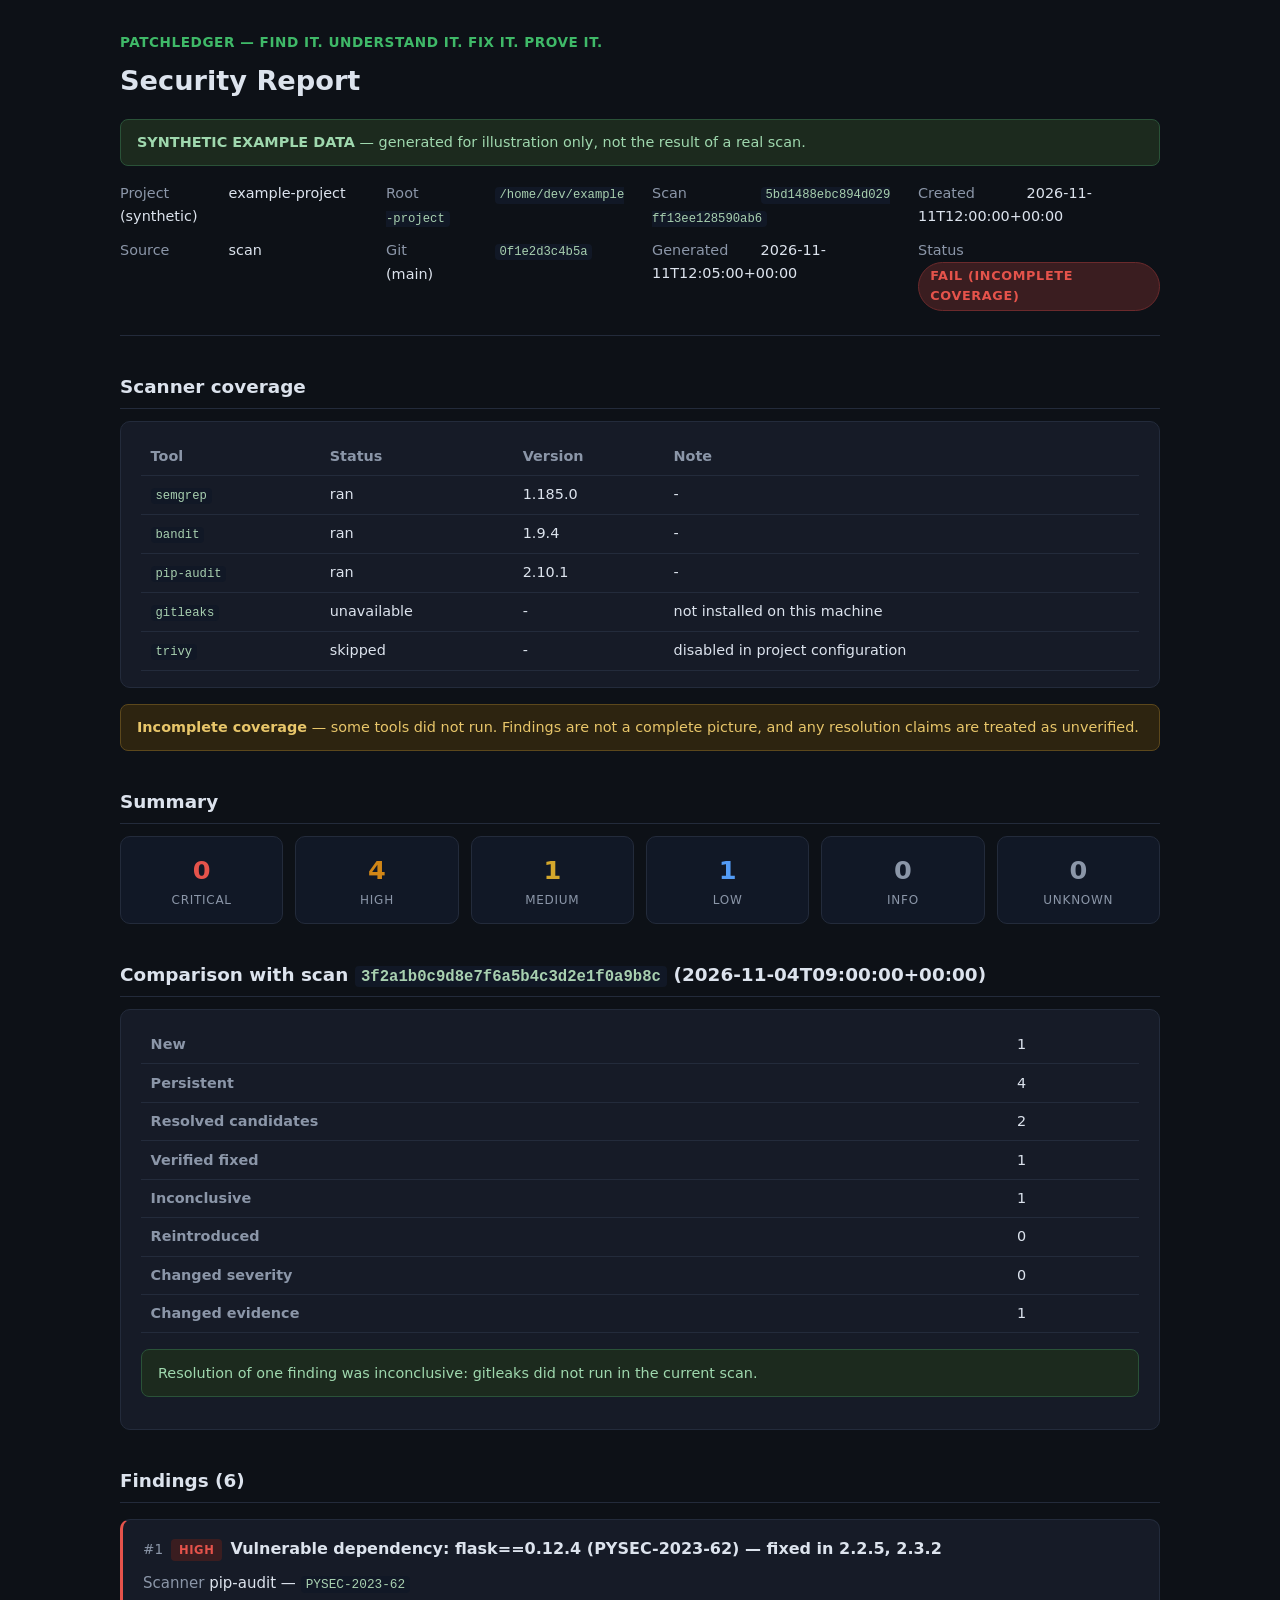
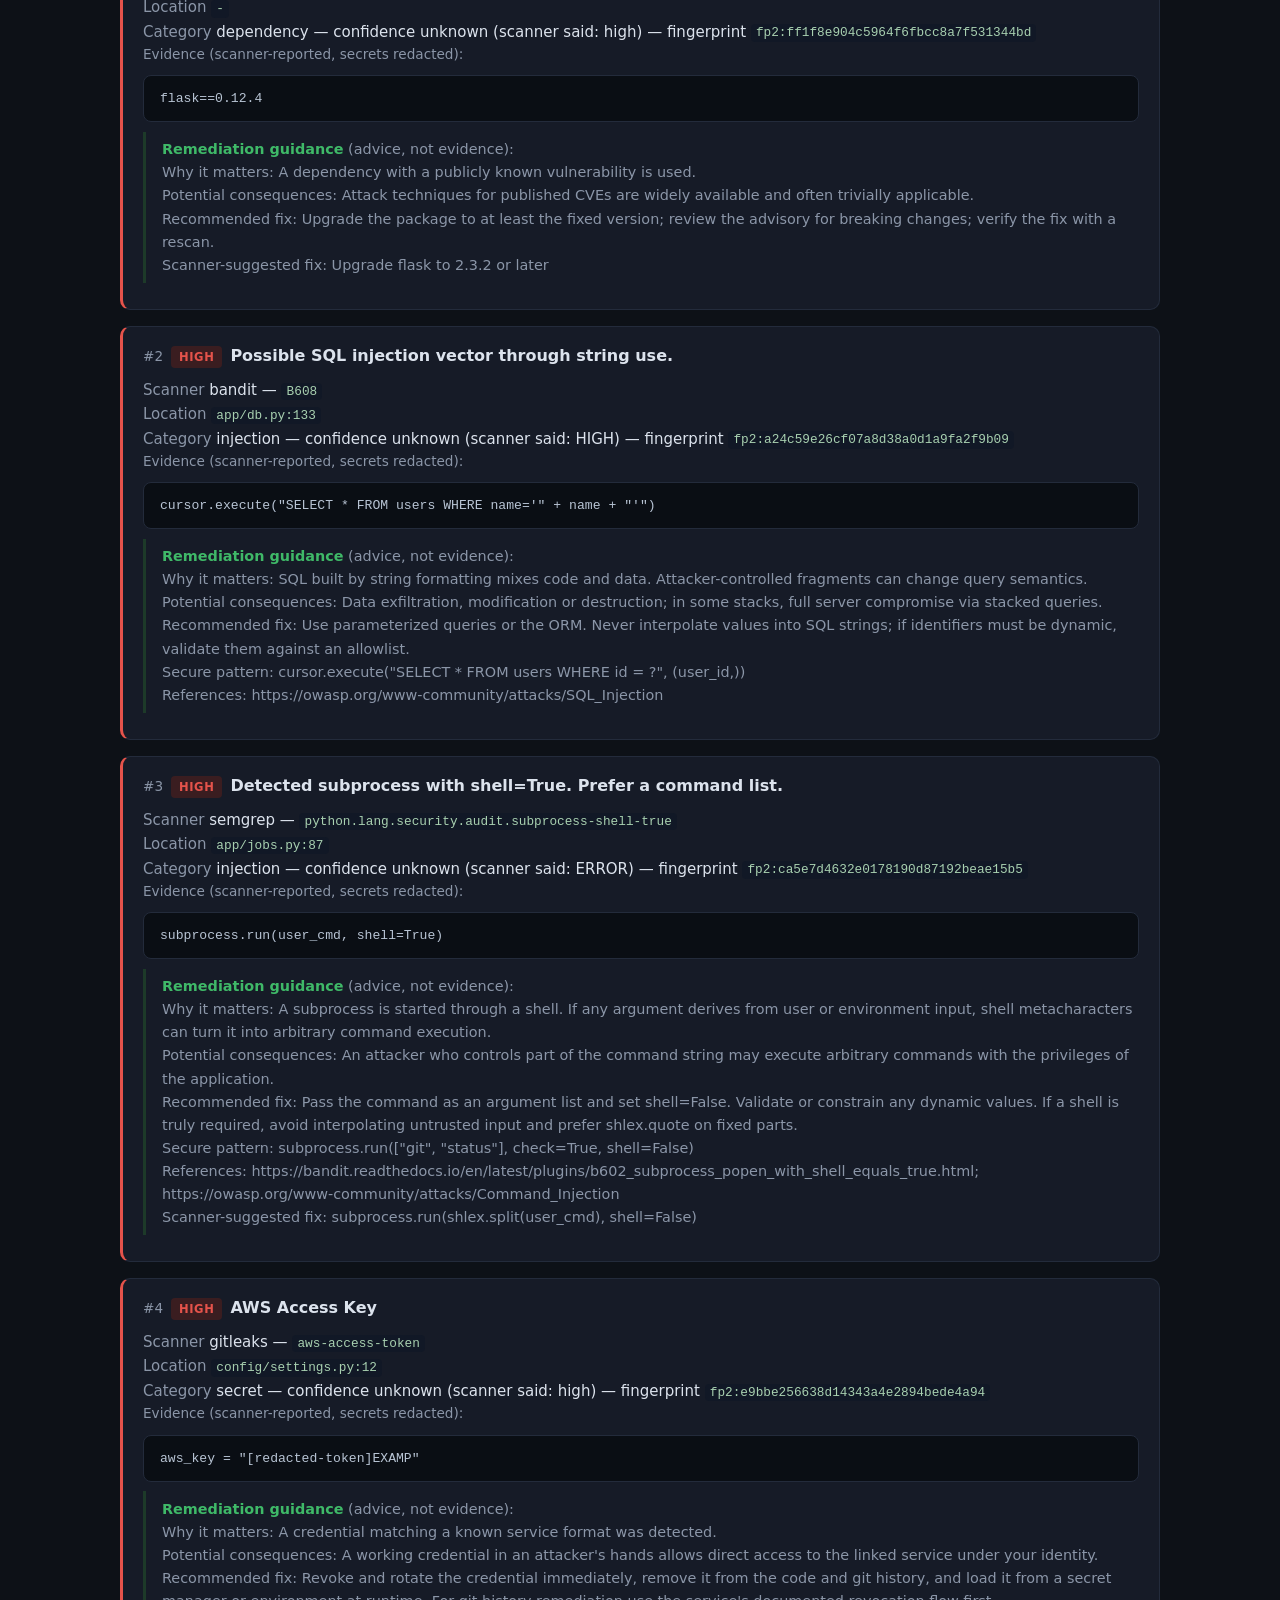
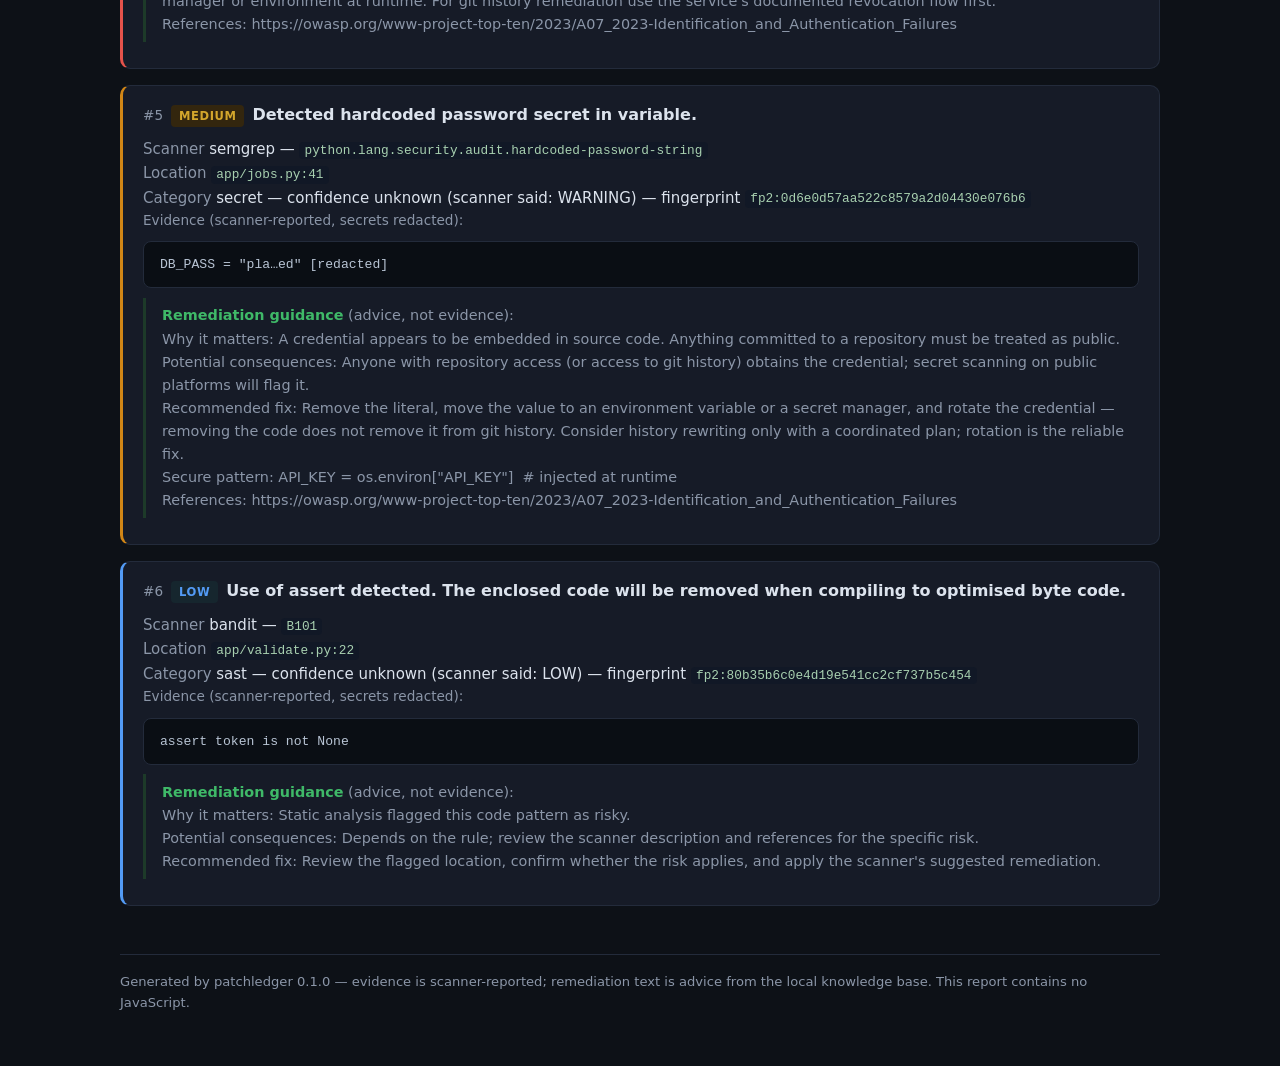
<file: examples/sample-report.html>
<!DOCTYPE html>
<html lang="en">
<head>
<meta charset="utf-8">
<meta name="viewport" content="width=device-width, initial-scale=1">
<meta http-equiv="Content-Security-Policy" content="default-src 'none'; style-src 'unsafe-inline'">
<title>PatchLedger report — example-project (synthetic)</title>
<style>
:root {
  --bg: #0d1117; --bg2: #111826; --panel: #161b27; --line: #232b3b;
  --text: #dce3ed; --muted: #8b96a8;
  --green: #3fb968; --green-dim: #1d3a29;
  --red: #e5534b; --orange: #d18616; --yellow: #d4a72c; --blue: #539bf5;
  --mono: ui-monospace, "SF Mono", "Cascadia Mono", Menlo, Consolas, monospace;
}
* { box-sizing: border-box; }
body {
  margin: 0; background: var(--bg); color: var(--text);
  font: 15px/1.6 system-ui, -apple-system, "Segoe UI", Roboto, sans-serif;
}
.wrap { max-width: 1080px; margin: 0 auto; padding: 2rem 1.25rem 4rem; }
header { border-bottom: 1px solid var(--line); padding-bottom: 1.5rem; margin-bottom: 2rem; }
.brand { color: var(--green); font-weight: 700; letter-spacing: .04em; font-size: .85rem;
  text-transform: uppercase; }
h1 { font-size: 1.7rem; margin: .35rem 0 .5rem; }
h2 { font-size: 1.15rem; margin: 2.25rem 0 .75rem; color: var(--text);
  border-bottom: 1px solid var(--line); padding-bottom: .4rem; }
h3 { font-size: 1rem; margin: 0 0 .6rem; }
.meta { display: grid; grid-template-columns: repeat(auto-fit, minmax(230px, 1fr));
  gap: .6rem 1.5rem; }
.meta div { font-size: .9rem; }
.meta span.k { color: var(--muted); display: inline-block; min-width: 6.5rem; }
code, .mono { font-family: var(--mono); font-size: .85em; color: #a8d0b0;
  background: var(--bg2); padding: .1em .4em; border-radius: 4px; word-break: break-all; }
.badge { display: inline-block; padding: .18rem .7rem; border-radius: 999px;
  font-weight: 700; font-size: .8rem; letter-spacing: .05em; text-transform: uppercase; }
.badge.fail { background: #3a1d20; color: var(--red); border: 1px solid #6b2a2c; }
.badge.warn { background: #33260e; color: var(--yellow); border: 1px solid #5c481c; }
.badge.pass { background: var(--green-dim); color: var(--green); border: 1px solid #2a5238; }
.panel { background: var(--panel); border: 1px solid var(--line); border-radius: 10px;
  padding: 1rem 1.25rem; margin: .75rem 0; }
table { width: 100%; border-collapse: collapse; font-size: .9rem; }
th, td { text-align: left; padding: .45rem .6rem; border-bottom: 1px solid var(--line); }
th { color: var(--muted); font-weight: 600; }
.counts { display: grid; grid-template-columns: repeat(auto-fit, minmax(120px, 1fr)); gap: .75rem; }
.count { background: var(--bg2); border: 1px solid var(--line); border-radius: 10px;
  padding: .8rem 1rem; text-align: center; }
.count .n { font-size: 1.6rem; font-weight: 800; }
.count .lbl { font-size: .75rem; color: var(--muted); text-transform: uppercase;
  letter-spacing: .06em; }
.sev-critical { color: var(--red); } .sev-high { color: var(--orange); }
.sev-medium { color: var(--yellow); } .sev-low { color: var(--blue); }
.sev-info, .sev-unknown { color: var(--muted); }
.finding { border-left: 3px solid var(--line); margin: 1rem 0; }
.finding.critical, .finding.high { border-left-color: var(--red); }
.finding.medium { border-left-color: var(--orange); }
.finding.low { border-left-color: var(--blue); }
.finding-head { display: flex; flex-wrap: wrap; gap: .5rem; align-items: baseline; }
.finding-head .idx { color: var(--muted); font-size: .85rem; }
.sev-tag { font-size: .72rem; font-weight: 800; padding: .12rem .5rem;
  border-radius: 4px; text-transform: uppercase; letter-spacing: .05em; }
.sev-tag.critical, .sev-tag.high { background: #3a1d20; color: var(--red); }
.sev-tag.medium { background: #33260e; color: var(--yellow); }
.sev-tag.low { background: #16262e; color: var(--blue); }
.sev-tag.info, .sev-tag.unknown { background: var(--bg2); color: var(--muted); }
pre.evidence {
  background: #0a0e14; border: 1px solid var(--line); border-radius: 8px;
  padding: .75rem 1rem; overflow-x: auto; font-family: var(--mono); font-size: .82rem;
  color: #b8c4d4; margin: .6rem 0;
}
.remediation { border-left: 3px solid var(--green-dim); padding: .4rem 0 .4rem 1rem;
  margin: .6rem 0; color: var(--muted); font-size: .9rem; white-space: pre-wrap; }
.remediation strong { color: var(--green); }
.note { background: #1c2a1e; border: 1px solid #2a5238; color: #9fd8ae; border-radius: 8px;
  padding: .7rem 1rem; margin: 1rem 0; font-size: .9rem; }
.warnbox { background: #2d2410; border: 1px solid #5c481c; color: #e8c66a; border-radius: 8px;
  padding: .7rem 1rem; margin: 1rem 0; font-size: .9rem; }
footer { margin-top: 3rem; border-top: 1px solid var(--line); padding-top: 1rem;
  color: var(--muted); font-size: .82rem; }
a { color: var(--blue); }
@media (max-width: 640px) { .wrap { padding: 1.25rem .9rem 3rem; } h1 { font-size: 1.35rem; } }
</style>
</head>
<body>
<div class="wrap">
<header>
<div class="brand">PatchLedger — Find it. Understand it. Fix it. Prove it.</div>
<h1>Security Report</h1>
<div class="note"><strong>SYNTHETIC EXAMPLE DATA</strong> — generated for illustration only, not the result of a real scan.</div>
<div class="meta">
<div><span class='k'>Project</span> example-project (synthetic)</div>
<div><span class='k'>Root</span> <code>/home/dev/example-project</code></div>
<div><span class='k'>Scan</span> <code>5bd1488ebc894d029ff13ee128590ab6</code></div>
<div><span class='k'>Created</span> 2026-11-11T12:00:00+00:00</div>
<div><span class='k'>Source</span> scan</div>
<div><span class='k'>Git</span> <code>0f1e2d3c4b5a</code> (main)</div>
<div><span class='k'>Generated</span> 2026-11-11T12:05:00+00:00</div>
<div><span class='k'>Status</span> <span class="badge fail">FAIL (incomplete coverage)</span></div>
</div>
</header>
<h2>Scanner coverage</h2>
<div class="panel"><table>
<tr><th>Tool</th><th>Status</th><th>Version</th><th>Note</th></tr>
<tr><td><code>semgrep</code></td><td>ran</td><td>1.185.0</td><td>-</td></tr>
<tr><td><code>bandit</code></td><td>ran</td><td>1.9.4</td><td>-</td></tr>
<tr><td><code>pip-audit</code></td><td>ran</td><td>2.10.1</td><td>-</td></tr>
<tr><td><code>gitleaks</code></td><td>unavailable</td><td>-</td><td>not installed on this machine</td></tr>
<tr><td><code>trivy</code></td><td>skipped</td><td>-</td><td>disabled in project configuration</td></tr>
</table></div>
<div class="warnbox"><strong>Incomplete coverage</strong> — some tools did not run. Findings are not a complete picture, and any resolution claims are treated as unverified.</div>
<h2>Summary</h2>
<div class="counts">
<div class="count"><div class="n sev-critical">0</div><div class="lbl">critical</div></div>
<div class="count"><div class="n sev-high">4</div><div class="lbl">high</div></div>
<div class="count"><div class="n sev-medium">1</div><div class="lbl">medium</div></div>
<div class="count"><div class="n sev-low">1</div><div class="lbl">low</div></div>
<div class="count"><div class="n sev-info">0</div><div class="lbl">info</div></div>
<div class="count"><div class="n sev-unknown">0</div><div class="lbl">unknown</div></div>
</div>
<h2>Comparison with scan <code>3f2a1b0c9d8e7f6a5b4c3d2e1f0a9b8c</code> (2026-11-04T09:00:00+00:00)</h2>
<div class="panel"><table>
<tr><th>New</th><td>1</td></tr>
<tr><th>Persistent</th><td>4</td></tr>
<tr><th>Resolved candidates</th><td>2</td></tr>
<tr><th>Verified fixed</th><td>1</td></tr>
<tr><th>Inconclusive</th><td>1</td></tr>
<tr><th>Reintroduced</th><td>0</td></tr>
<tr><th>Changed severity</th><td>0</td></tr>
<tr><th>Changed evidence</th><td>1</td></tr>
</table>
<div class="note">Resolution of one finding was inconclusive: gitleaks did not run in the current scan.</div>
</div>
<h2>Findings (6)</h2>
<div class="finding high panel">
<div class="finding-head">
<span class="idx">#1</span>
<span class="sev-tag high">high</span>
<h3>Vulnerable dependency: flask==0.12.4 (PYSEC-2023-62) — fixed in 2.2.5, 2.3.2</h3>
</div>
<div><span class='k' style='color:var(--muted)'>Scanner</span> pip-audit — <code>PYSEC-2023-62</code></div>
<div><span class='k' style='color:var(--muted)'>Location</span> <code>-</code></div>
<div><span class='k' style='color:var(--muted)'>Category</span> dependency — confidence unknown (scanner said: high) — fingerprint <code>fp2:ff1f8e904c5964f6fbcc8a7f531344bd</code></div>
<div style='color:var(--muted);font-size:.85rem'>Evidence (scanner-reported, secrets redacted):</div>
<pre class='evidence'>flask==0.12.4</pre>
<div class="remediation"><strong>Remediation guidance</strong> (advice, not evidence):
Why it matters: A dependency with a publicly known vulnerability is used.
Potential consequences: Attack techniques for published CVEs are widely available and often trivially applicable.
Recommended fix: Upgrade the package to at least the fixed version; review the advisory for breaking changes; verify the fix with a rescan.
Scanner-suggested fix: Upgrade flask to 2.3.2 or later
</div>
</div>
<div class="finding high panel">
<div class="finding-head">
<span class="idx">#2</span>
<span class="sev-tag high">high</span>
<h3>Possible SQL injection vector through string use.</h3>
</div>
<div><span class='k' style='color:var(--muted)'>Scanner</span> bandit — <code>B608</code></div>
<div><span class='k' style='color:var(--muted)'>Location</span> <code>app/db.py:133</code></div>
<div><span class='k' style='color:var(--muted)'>Category</span> injection — confidence unknown (scanner said: HIGH) — fingerprint <code>fp2:a24c59e26cf07a8d38a0d1a9fa2f9b09</code></div>
<div style='color:var(--muted);font-size:.85rem'>Evidence (scanner-reported, secrets redacted):</div>
<pre class='evidence'>cursor.execute(&quot;SELECT * FROM users WHERE name=&#x27;&quot; + name + &quot;&#x27;&quot;)</pre>
<div class="remediation"><strong>Remediation guidance</strong> (advice, not evidence):
Why it matters: SQL built by string formatting mixes code and data. Attacker-controlled fragments can change query semantics.
Potential consequences: Data exfiltration, modification or destruction; in some stacks, full server compromise via stacked queries.
Recommended fix: Use parameterized queries or the ORM. Never interpolate values into SQL strings; if identifiers must be dynamic, validate them against an allowlist.
Secure pattern: cursor.execute(&quot;SELECT * FROM users WHERE id = ?&quot;, (user_id,))
References: https://owasp.org/www-community/attacks/SQL_Injection
</div>
</div>
<div class="finding high panel">
<div class="finding-head">
<span class="idx">#3</span>
<span class="sev-tag high">high</span>
<h3>Detected subprocess with shell=True. Prefer a command list.</h3>
</div>
<div><span class='k' style='color:var(--muted)'>Scanner</span> semgrep — <code>python.lang.security.audit.subprocess-shell-true</code></div>
<div><span class='k' style='color:var(--muted)'>Location</span> <code>app/jobs.py:87</code></div>
<div><span class='k' style='color:var(--muted)'>Category</span> injection — confidence unknown (scanner said: ERROR) — fingerprint <code>fp2:ca5e7d4632e0178190d87192beae15b5</code></div>
<div style='color:var(--muted);font-size:.85rem'>Evidence (scanner-reported, secrets redacted):</div>
<pre class='evidence'>subprocess.run(user_cmd, shell=True)</pre>
<div class="remediation"><strong>Remediation guidance</strong> (advice, not evidence):
Why it matters: A subprocess is started through a shell. If any argument derives from user or environment input, shell metacharacters can turn it into arbitrary command execution.
Potential consequences: An attacker who controls part of the command string may execute arbitrary commands with the privileges of the application.
Recommended fix: Pass the command as an argument list and set shell=False. Validate or constrain any dynamic values. If a shell is truly required, avoid interpolating untrusted input and prefer shlex.quote on fixed parts.
Secure pattern: subprocess.run([&quot;git&quot;, &quot;status&quot;], check=True, shell=False)
References: https://bandit.readthedocs.io/en/latest/plugins/b602_subprocess_popen_with_shell_equals_true.html; https://owasp.org/www-community/attacks/Command_Injection
Scanner-suggested fix: subprocess.run(shlex.split(user_cmd), shell=False)
</div>
</div>
<div class="finding high panel">
<div class="finding-head">
<span class="idx">#4</span>
<span class="sev-tag high">high</span>
<h3>AWS Access Key</h3>
</div>
<div><span class='k' style='color:var(--muted)'>Scanner</span> gitleaks — <code>aws-access-token</code></div>
<div><span class='k' style='color:var(--muted)'>Location</span> <code>config/settings.py:12</code></div>
<div><span class='k' style='color:var(--muted)'>Category</span> secret — confidence unknown (scanner said: high) — fingerprint <code>fp2:e9bbe256638d14343a4e2894bede4a94</code></div>
<div style='color:var(--muted);font-size:.85rem'>Evidence (scanner-reported, secrets redacted):</div>
<pre class='evidence'>aws_key = &quot;[redacted-token]EXAMP&quot;</pre>
<div class="remediation"><strong>Remediation guidance</strong> (advice, not evidence):
Why it matters: A credential matching a known service format was detected.
Potential consequences: A working credential in an attacker&#x27;s hands allows direct access to the linked service under your identity.
Recommended fix: Revoke and rotate the credential immediately, remove it from the code and git history, and load it from a secret manager or environment at runtime. For git history remediation use the service&#x27;s documented revocation flow first.
References: https://owasp.org/www-project-top-ten/2023/A07_2023-Identification_and_Authentication_Failures
</div>
</div>
<div class="finding medium panel">
<div class="finding-head">
<span class="idx">#5</span>
<span class="sev-tag medium">medium</span>
<h3>Detected hardcoded password secret in variable.</h3>
</div>
<div><span class='k' style='color:var(--muted)'>Scanner</span> semgrep — <code>python.lang.security.audit.hardcoded-password-string</code></div>
<div><span class='k' style='color:var(--muted)'>Location</span> <code>app/jobs.py:41</code></div>
<div><span class='k' style='color:var(--muted)'>Category</span> secret — confidence unknown (scanner said: WARNING) — fingerprint <code>fp2:0d6e0d57aa522c8579a2d04430e076b6</code></div>
<div style='color:var(--muted);font-size:.85rem'>Evidence (scanner-reported, secrets redacted):</div>
<pre class='evidence'>DB_PASS = &quot;pla…ed&quot; [redacted]</pre>
<div class="remediation"><strong>Remediation guidance</strong> (advice, not evidence):
Why it matters: A credential appears to be embedded in source code. Anything committed to a repository must be treated as public.
Potential consequences: Anyone with repository access (or access to git history) obtains the credential; secret scanning on public platforms will flag it.
Recommended fix: Remove the literal, move the value to an environment variable or a secret manager, and rotate the credential — removing the code does not remove it from git history. Consider history rewriting only with a coordinated plan; rotation is the reliable fix.
Secure pattern: API_KEY = os.environ[&quot;API_KEY&quot;]  # injected at runtime
References: https://owasp.org/www-project-top-ten/2023/A07_2023-Identification_and_Authentication_Failures
</div>
</div>
<div class="finding low panel">
<div class="finding-head">
<span class="idx">#6</span>
<span class="sev-tag low">low</span>
<h3>Use of assert detected. The enclosed code will be removed when compiling to optimised byte code.</h3>
</div>
<div><span class='k' style='color:var(--muted)'>Scanner</span> bandit — <code>B101</code></div>
<div><span class='k' style='color:var(--muted)'>Location</span> <code>app/validate.py:22</code></div>
<div><span class='k' style='color:var(--muted)'>Category</span> sast — confidence unknown (scanner said: LOW) — fingerprint <code>fp2:80b35b6c0e4d19e541cc2cf737b5c454</code></div>
<div style='color:var(--muted);font-size:.85rem'>Evidence (scanner-reported, secrets redacted):</div>
<pre class='evidence'>assert token is not None</pre>
<div class="remediation"><strong>Remediation guidance</strong> (advice, not evidence):
Why it matters: Static analysis flagged this code pattern as risky.
Potential consequences: Depends on the rule; review the scanner description and references for the specific risk.
Recommended fix: Review the flagged location, confirm whether the risk applies, and apply the scanner&#x27;s suggested remediation.
</div>
</div>
<footer>
Generated by patchledger 0.1.0 — evidence is scanner-reported; remediation text is advice from the local knowledge base. This report contains no JavaScript.
</footer>
</div>
</body>
</html>
</file>
<file: website/styles.css>
/* PatchLedger — design system v2
   Editorial, local-first aesthetic: one accent, hairlines, mono details,
   asymmetric layouts instead of card grids. No frameworks, no build step. */

:root {
  --bg: #0b0e14;
  --bg-raise: #0f131b;
  --panel: #10151f;
  --line: #1d2433;
  --line-strong: #2a3346;
  --text: #cfd6e0;
  --text-strong: #eef1f6;
  --muted: #8a94a6;
  --faint: #5c6678;
  --green: #46c26e;
  --green-soft: #63d18b;
  --green-ink: #07130b;
  --green-dim: rgba(70, 194, 110, 0.1);
  --red: #e0655e;
  --orange: #d4913c;
  --yellow: #d3ab3c;
  --blue: #6ba4ec;
  --sans: "Inter", system-ui, -apple-system, "Segoe UI", Roboto, sans-serif;
  --mono: ui-monospace, "SF Mono", "Cascadia Code", Menlo, Consolas, monospace;
}

* { box-sizing: border-box; }
section[id], main[id] { scroll-margin-top: 76px; }
html { scroll-behavior: smooth; }
body {
  margin: 0;
  background: var(--bg);
  color: var(--text);
  font-family: var(--sans);
  font-size: 15.5px;
  line-height: 1.65;
  -webkit-font-smoothing: antialiased;
  text-rendering: optimizeLegibility;
}

::selection { background: rgba(70, 194, 110, 0.25); }

a { color: var(--green-soft); text-decoration: none; }
a:hover { color: #86e0a8; }

h1, h2, h3 { color: var(--text-strong); }

.container { max-width: 1120px; margin: 0 auto; padding: 0 24px; }

/* ------------------------------------------------------------ header */
.site-header {
  position: sticky; top: 0; z-index: 60;
  background: rgba(11, 14, 20, 0.85);
  backdrop-filter: blur(10px);
  border-bottom: 1px solid var(--line);
}
.site-header .container {
  display: flex; align-items: center; justify-content: space-between;
  height: 60px; gap: 16px;
}
.brand {
  display: flex; align-items: center; gap: 10px;
  font-weight: 700; font-size: 15px; letter-spacing: -0.01em;
  color: var(--text-strong);
}
.brand:hover { color: var(--text-strong); }
.brand-mark {
  width: 22px; height: 22px; border-radius: 6px; flex: none;
  background: linear-gradient(135deg, #2f9e58, #1c5c37);
  display: grid; grid-template-columns: 1fr 1fr; gap: 2px; padding: 5px;
}
.brand-mark i { background: var(--green-soft); border-radius: 1px; }
.brand-mark i:last-child { background: rgba(99, 209, 139, 0.35); }
.brand small {
  font-weight: 500; color: var(--faint); font-size: 11px;
  letter-spacing: 0.08em; text-transform: uppercase; margin-left: 2px;
}
.site-nav { display: flex; align-items: center; gap: 22px; }
.site-nav > a {
  color: var(--muted); font-size: 13.5px; font-weight: 500;
  padding: 4px 0; border-bottom: 1px solid transparent;
}
.site-nav > a:hover { color: var(--text-strong); text-decoration: none; }
.nav-gh {
  display: inline-flex; align-items: center; gap: 7px;
  border: 1px solid var(--line-strong); border-radius: 7px;
  padding: 6px 12px; font-size: 13px; font-weight: 600; color: var(--text-strong);
  background: var(--panel);
}
.nav-gh:hover { border-color: var(--green); color: var(--text-strong); }
.nav-gh svg { width: 15px; height: 15px; fill: currentColor; }
.nav-toggle {
  display: none; background: none; border: 1px solid var(--line-strong);
  color: var(--text); border-radius: 7px; padding: 5px 10px; font-size: 15px;
  line-height: 1; cursor: pointer;
}

/* ------------------------------------------------------------ hero */
.hero {
  padding: 84px 0 64px;
  background:
    radial-gradient(ellipse 60% 45% at 12% 0%, rgba(70, 194, 110, 0.07), transparent 70%),
    radial-gradient(circle at 1px 1px, rgba(138, 148, 166, 0.09) 1px, transparent 0) 0 0/26px 26px;
}
.hero-grid {
  display: grid; grid-template-columns: minmax(0, 1fr) minmax(0, 1.05fr);
  gap: 56px; align-items: center;
}
.kicker {
  display: inline-flex; align-items: center; gap: 8px;
  font-family: var(--mono); font-size: 11.5px; font-weight: 500;
  letter-spacing: 0.14em; text-transform: uppercase; color: var(--green-soft);
}
.kicker::before {
  content: ""; width: 22px; height: 1px; background: var(--green); opacity: 0.7;
}
.hero h1 {
  margin: 18px 0 20px;
  font-size: clamp(34px, 4.6vw, 52px);
  line-height: 1.06; letter-spacing: -0.033em; font-weight: 800;
}
.hero h1 em {
  font-style: normal; color: var(--green-soft);
}
.hero .sub {
  color: var(--muted); font-size: 16.5px; max-width: 33rem; margin: 0 0 28px;
}
.hero .sub strong { color: var(--text); font-weight: 600; }
.hero-ctas { display: flex; gap: 12px; flex-wrap: wrap; margin-bottom: 34px; }
.btn {
  display: inline-flex; align-items: center; gap: 8px;
  padding: 10px 18px; border-radius: 8px;
  font-size: 14px; font-weight: 600; letter-spacing: -0.01em;
  border: 1px solid var(--line-strong);
  transition: border-color 120ms ease, background 120ms ease, transform 120ms ease;
}
.btn:hover { text-decoration: none; transform: translateY(-1px); }
.btn-primary { background: var(--green); border-color: var(--green); color: var(--green-ink); }
.btn-primary:hover { background: var(--green-soft); border-color: var(--green-soft); }
.btn-ghost { color: var(--text-strong); background: transparent; }
.btn-ghost:hover { border-color: var(--green); }
.hero-facts {
  display: flex; gap: 0; border-top: 1px solid var(--line);
  padding-top: 18px; max-width: 33rem;
}
.hero-facts div {
  flex: 1; padding-right: 20px;
}
.hero-facts div + div {
  border-left: 1px solid var(--line); padding-left: 20px;
}
.hero-facts .v { font-family: var(--mono); font-size: 15px; color: var(--text-strong); }
.hero-facts .k {
  font-size: 11px; color: var(--faint); letter-spacing: 0.1em;
  text-transform: uppercase; margin-top: 3px; white-space: nowrap;
}

/* ------------------------------------------------------------ sections */
.section { padding: 72px 0 8px; }
.section-alt { background: var(--bg-raise); border-block: 1px solid var(--line); margin-top: 72px; padding-bottom: 72px; }
.sec-head { margin-bottom: 40px; max-width: 46rem; }
.sec-num {
  font-family: var(--mono); font-size: 12px; color: var(--green-soft);
  letter-spacing: 0.12em; display: block; margin-bottom: 10px;
}
.sec-head h2 {
  font-size: clamp(24px, 3vw, 31px); letter-spacing: -0.025em;
  font-weight: 750; margin: 0 0 12px; line-height: 1.15;
}
.sec-head .lede { color: var(--muted); font-size: 16px; margin: 0; }
.sec-head .lede strong { color: var(--text); font-weight: 600; }

/* --------------------------------------------------- feature ledger rows */
.ledger-list { border-top: 1px solid var(--line); }
.ledger-row {
  display: grid; grid-template-columns: 56px minmax(0, 0.9fr) minmax(0, 1.4fr);
  gap: 24px; padding: 22px 4px; border-bottom: 1px solid var(--line);
  align-items: baseline;
}
.ledger-row:hover { background: rgba(70, 194, 110, 0.025); }
.ledger-row .no {
  font-family: var(--mono); font-size: 12.5px; color: var(--green-soft);
}
.ledger-row h3 {
  margin: 0; font-size: 16px; font-weight: 650; letter-spacing: -0.01em;
}
.ledger-row p { margin: 0; color: var(--muted); font-size: 14.5px; }
.ledger-row code {
  font-family: var(--mono); font-size: 0.85em; color: #9fd0ac;
  background: var(--bg); border: 1px solid var(--line); border-radius: 4px;
  padding: 1px 5px; word-break: break-word;
}

/* ------------------------------------------------------------ problem */
.problem-stack { max-width: 52rem; }
.problem-item {
  display: grid; grid-template-columns: 44px minmax(0, 1fr); gap: 20px;
  padding: 26px 0; border-bottom: 1px solid var(--line);
}
.problem-item:first-child { border-top: 1px solid var(--line); }
.problem-item .mark {
  font-family: var(--mono); font-size: 15px; color: var(--orange);
  padding-top: 2px;
}
.problem-item h3 { margin: 0 0 6px; font-size: 18px; letter-spacing: -0.015em; }
.problem-item p { margin: 0; color: var(--muted); font-size: 15px; }
.callout {
  border: 1px solid rgba(70, 194, 110, 0.35);
  background: var(--green-dim);
  border-radius: 10px; padding: 16px 20px; margin-top: 28px;
  font-size: 14.5px; color: var(--text);
}
.callout strong { color: var(--green-soft); font-weight: 650; }

/* ------------------------------------------------------------ steps */
.steps { list-style: none; counter-reset: step; margin: 8px 0 0; padding: 0; }
.steps li {
  counter-increment: step; position: relative;
  display: grid; grid-template-columns: 34px minmax(0, 0.65fr) minmax(0, 1.35fr);
  gap: 24px; padding: 18px 0; align-items: baseline;
}
.steps li + li { border-top: 1px solid var(--line); }
.steps li::before {
  content: counter(step, decimal-leading-zero);
  font-family: var(--mono); font-size: 12.5px; color: var(--green-soft);
  position: relative; top: 1px;
}
.steps li strong {
  color: var(--text-strong); font-size: 15.5px; font-weight: 650;
  letter-spacing: -0.01em;
}
.steps li span { color: var(--muted); font-size: 14.5px; }

/* ------------------------------------------------------- scanner table */
.scan-split { display: grid; grid-template-columns: minmax(0, 1fr) minmax(0, 1fr); gap: 48px; align-items: start; }
.tool-list { border: 1px solid var(--line); border-radius: 10px; overflow: hidden; background: var(--panel); }
.tool-row {
  display: grid; grid-template-columns: 130px 1fr; gap: 16px;
  padding: 13px 18px; border-bottom: 1px solid var(--line);
  align-items: baseline;
}
.tool-row:last-child { border-bottom: none; }
.tool-row .name { font-family: var(--mono); font-size: 13px; color: #9fd0ac; }
.tool-row .desc { color: var(--muted); font-size: 13.5px; }

/* -------------------------------------------------------- verification */
.verify-split { display: grid; grid-template-columns: minmax(0, 1fr) minmax(0, 1.15fr); gap: 48px; align-items: start; }
.state-list { border: 1px solid var(--line); border-radius: 10px; overflow: hidden; }
.state-row {
  display: flex; gap: 14px; align-items: baseline;
  padding: 15px 18px; border-bottom: 1px solid var(--line);
  font-size: 14px; background: var(--panel);
}
.state-row:last-child { border-bottom: none; }
.state-badge {
  font-family: var(--mono); font-size: 12px; font-weight: 600;
  padding: 3px 9px; border-radius: 5px; flex: none;
  background: var(--bg); border: 1px solid var(--line-strong);
}
.state-badge.ok { color: var(--green-soft); border-color: rgba(70, 194, 110, 0.5); }
.state-badge.bad { color: var(--red); border-color: rgba(224, 101, 94, 0.45); }
.state-badge.warn { color: var(--yellow); border-color: rgba(211, 171, 60, 0.45); }
.state-badge.info { color: var(--blue); border-color: rgba(107, 164, 236, 0.45); }
.state-row .why { color: var(--muted); }

/* ------------------------------------------------------------- terminal */
.terminal {
  background: #080b10;
  border: 1px solid var(--line);
  border-radius: 12px;
  overflow: hidden;
  box-shadow: 0 24px 60px -24px rgba(0, 0, 0, 0.55);
}
.terminal-bar {
  display: flex; align-items: center; gap: 7px;
  padding: 10px 14px; border-bottom: 1px solid var(--line);
  background: var(--panel);
}
.terminal-bar i { width: 10px; height: 10px; border-radius: 50%; background: #222c3d; }
.terminal-bar i:first-child { background: #3d2b2e; }
.terminal-bar span {
  margin-left: 8px; font-family: var(--mono); font-size: 11.5px; color: var(--faint);
}
.terminal pre {
  margin: 0; padding: 16px 18px 20px;
  font-family: var(--mono); font-size: 12.75px; line-height: 1.75;
  overflow-x: auto; color: #aab6c8;
}
.c-prompt { color: var(--green); }
.c-cmd { color: #e6ebf2; font-weight: 500; }
.c-out { color: var(--muted); }
.c-ok { color: var(--green-soft); }
.c-warn { color: var(--yellow); }
.c-dim { color: #4c5568; }

/* ---------------------------------------------------------- report demo */
.browser {
  border: 1px solid var(--line-strong); border-radius: 12px; overflow: hidden;
  background: var(--panel);
  box-shadow: 0 24px 60px -28px rgba(0, 0, 0, 0.6);
}
.browser-bar {
  display: flex; align-items: center; gap: 10px;
  padding: 10px 14px; border-bottom: 1px solid var(--line); background: var(--bg-raise);
}
.browser-bar .dots { display: flex; gap: 6px; }
.browser-bar .dots i { width: 9px; height: 9px; border-radius: 50%; background: #222c3d; }
.browser-bar .url {
  flex: 1; font-family: var(--mono); font-size: 11.5px; color: var(--faint);
  background: var(--bg); border: 1px solid var(--line); border-radius: 6px;
  padding: 4px 10px; text-align: left;
}
.browser-body { padding: 20px 22px 24px; }
.report-title-row {
  display: flex; justify-content: space-between; align-items: center; gap: 12px;
  padding-bottom: 14px; border-bottom: 1px solid var(--line); margin-bottom: 16px;
}
.report-title-row .t { font-weight: 650; color: var(--text-strong); font-size: 14px; }
.tag {
  font-family: var(--mono); font-size: 10px; font-weight: 700;
  padding: 3px 8px; border-radius: 4px; text-transform: uppercase; letter-spacing: 0.06em;
}
.tag.synth { background: rgba(211, 171, 60, 0.12); color: var(--yellow); border: 1px solid rgba(211, 171, 60, 0.4); }
.tag.high { background: rgba(224, 101, 94, 0.13); color: var(--red); }
.tag.medium { background: rgba(211, 171, 60, 0.13); color: var(--yellow); }
.tag.low { background: rgba(107, 164, 236, 0.13); color: var(--blue); }
.tag.resolved { background: rgba(70, 194, 110, 0.13); color: var(--green-soft); }
.report-meta {
  display: flex; flex-wrap: wrap; gap: 6px 22px; font-size: 12.5px;
  color: var(--muted); margin-bottom: 16px;
}
.report-meta b { color: var(--text); font-weight: 600; }
.sev-strip { display: flex; gap: 8px; margin-bottom: 6px; }
.sev-chip {
  flex: 1; text-align: center; padding: 9px 4px;
  background: var(--bg); border: 1px solid var(--line); border-radius: 7px;
}
.sev-chip .n { font-size: 17px; font-weight: 750; font-family: var(--mono); }
.sev-chip .l { font-size: 9.5px; color: var(--faint); text-transform: uppercase; letter-spacing: 0.1em; }
.finding-row {
  display: flex; align-items: baseline; gap: 10px;
  padding: 10px 2px; border-bottom: 1px solid var(--line); font-size: 13px;
}
.finding-row:last-child { border-bottom: none; }
.finding-row .t { color: var(--text-strong); font-weight: 550; }
.finding-row .m {
  margin-left: auto; font-family: var(--mono); font-size: 11px; color: var(--faint);
  text-align: right; flex: none;
}
.report-footnote { margin-top: 16px; font-size: 12px; color: var(--faint); }

/* ------------------------------------------------------------- arch */
.arch {
  background: #080b10; border: 1px solid var(--line); border-radius: 12px;
  padding: 22px 26px; overflow-x: auto;
}
.arch pre {
  margin: 0; font-family: var(--mono); font-size: 12.5px;
  line-height: 1.6; color: #93a2b8;
}
.arch .g { color: var(--green-soft); }

/* ---------------------------------------------------------- install */
.install-grid { display: grid; grid-template-columns: repeat(2, 1fr); gap: 20px; }
.install-step {
  background: var(--panel); border: 1px solid var(--line); border-radius: 10px;
  padding: 18px 20px;
}
.install-step .step-k {
  display: flex; align-items: baseline; gap: 10px; margin-bottom: 12px;
}
.install-step .step-k .n {
  font-family: var(--mono); font-size: 12px; color: var(--green-soft);
}
.install-step .step-k h3 { margin: 0; font-size: 14.5px; font-weight: 650; }
.install-step pre {
  margin: 0; font-family: var(--mono); font-size: 12.5px; line-height: 1.7;
  color: #aab6c8; overflow-x: auto;
}
.install-step pre .c-prompt { color: var(--green); }
.install-step pre .c-dim { color: #4c5568; }

/* ---------------------------------------------------------- docs list */
.doc-rows { border-top: 1px solid var(--line); }
.doc-row {
  display: grid; grid-template-columns: 220px 1fr auto; gap: 20px;
  padding: 16px 4px; border-bottom: 1px solid var(--line);
  align-items: baseline;
}
.doc-row h3 { margin: 0; font-size: 14.5px; font-weight: 650; }
.doc-row h3 a { color: var(--text-strong); }
.doc-row h3 a:hover { color: var(--green-soft); }
.doc-row p { margin: 0; color: var(--muted); font-size: 13.5px; }
.doc-row .arrow { color: var(--faint); font-family: var(--mono); font-size: 13px; }
.doc-row:hover .arrow { color: var(--green-soft); }

/* ------------------------------------------------------------ roadmap */
.roadmap-grid { display: grid; grid-template-columns: repeat(4, 1fr); gap: 0; border-top: 1px solid var(--line); }
.roadmap-col { padding: 20px 22px 26px; border-bottom: 1px solid var(--line); }
.roadmap-col + .roadmap-col { border-left: 1px solid var(--line); }
.roadmap-col h3 {
  font-family: var(--mono); font-size: 11.5px; font-weight: 600;
  letter-spacing: 0.12em; text-transform: uppercase;
  color: var(--green-soft); margin: 0 0 12px;
}
.roadmap-col ul { margin: 0; padding-left: 16px; color: var(--muted); font-size: 13.5px; }
.roadmap-col li { margin-bottom: 7px; }
.roadmap-col li::marker { color: var(--green); }
.roadmap-col.non-goals h3 { color: var(--faint); }
.roadmap-col.non-goals ul { color: var(--faint); }

/* --------------------------------------------------------- contribute */
.contrib-split { display: grid; grid-template-columns: minmax(0, 1.3fr) minmax(0, 1fr); gap: 48px; }

/* ------------------------------------------------------------- footer */
.site-footer {
  border-top: 1px solid var(--line); margin-top: 88px;
  padding: 48px 0 56px; background: var(--bg-raise);
}
.footer-grid {
  display: grid; grid-template-columns: minmax(0, 1.4fr) 1fr 1fr;
  gap: 40px; margin-bottom: 40px;
}
.footer-grid .brand small { display: block; margin: 10px 0 0; }
.footer-grid p { color: var(--muted); font-size: 13.5px; max-width: 26rem; margin: 10px 0 0; }
.footer-col h4 {
  font-family: var(--mono); font-size: 11px; font-weight: 600;
  letter-spacing: 0.12em; text-transform: uppercase; color: var(--faint);
  margin: 4px 0 14px;
}
.footer-col a {
  display: block; color: var(--muted); font-size: 13.5px; margin-bottom: 9px;
}
.footer-col a:hover { color: var(--text-strong); text-decoration: none; }
.footer-base {
  border-top: 1px solid var(--line); padding-top: 22px;
  display: flex; justify-content: space-between; gap: 12px; flex-wrap: wrap;
  color: var(--faint); font-size: 12.5px;
}
.footer-base .no-ai { font-family: var(--mono); }

/* ------------------------------------------------------- responsiveness */
@media (max-width: 980px) {
  .hero-grid, .scan-split, .verify-split, .contrib-split { grid-template-columns: 1fr; gap: 36px; }
  .roadmap-grid { grid-template-columns: 1fr 1fr; }
  .roadmap-col + .roadmap-col { border-left: none; }
  .roadmap-col:nth-child(even) { border-left: 1px solid var(--line); }
}
@media (max-width: 760px) {
  .site-nav {
    display: none; position: absolute; top: 60px; left: 0; right: 0;
    background: var(--bg); border-bottom: 1px solid var(--line);
    flex-direction: column; align-items: flex-start; gap: 4px;
    padding: 14px 24px 18px;
  }
  .site-nav.open { display: flex; }
  .site-nav > a { padding: 8px 0; font-size: 15px; }
  .nav-toggle { display: block; }
  .hero { padding: 56px 0 48px; }
  .hero-grid { gap: 40px; }
  .ledger-row { grid-template-columns: 40px 1fr; }
  .ledger-row p { grid-column: 2; }
  .install-grid { grid-template-columns: 1fr; }
  .roadmap-grid { grid-template-columns: 1fr; }
  .roadmap-col:nth-child(even) { border-left: none; }
  .steps li { grid-template-columns: 34px 1fr; }
  .steps li span { grid-column: 2; }
  .footer-grid { grid-template-columns: 1fr; gap: 28px; }
  .doc-row { grid-template-columns: 1fr auto; }
  .doc-row p { grid-column: 1 / -1; }
  .finding-row { flex-wrap: wrap; }
  .finding-row .m { margin-left: 0; text-align: left; flex-basis: 100%; }
}

@media (prefers-reduced-motion: reduce) {
  html { scroll-behavior: auto; }
  .btn, .ledger-row, .tool-row, .doc-row { transition: none; }
}

:focus-visible { outline: 2px solid var(--green); outline-offset: 2px; border-radius: 2px; }
</file>
